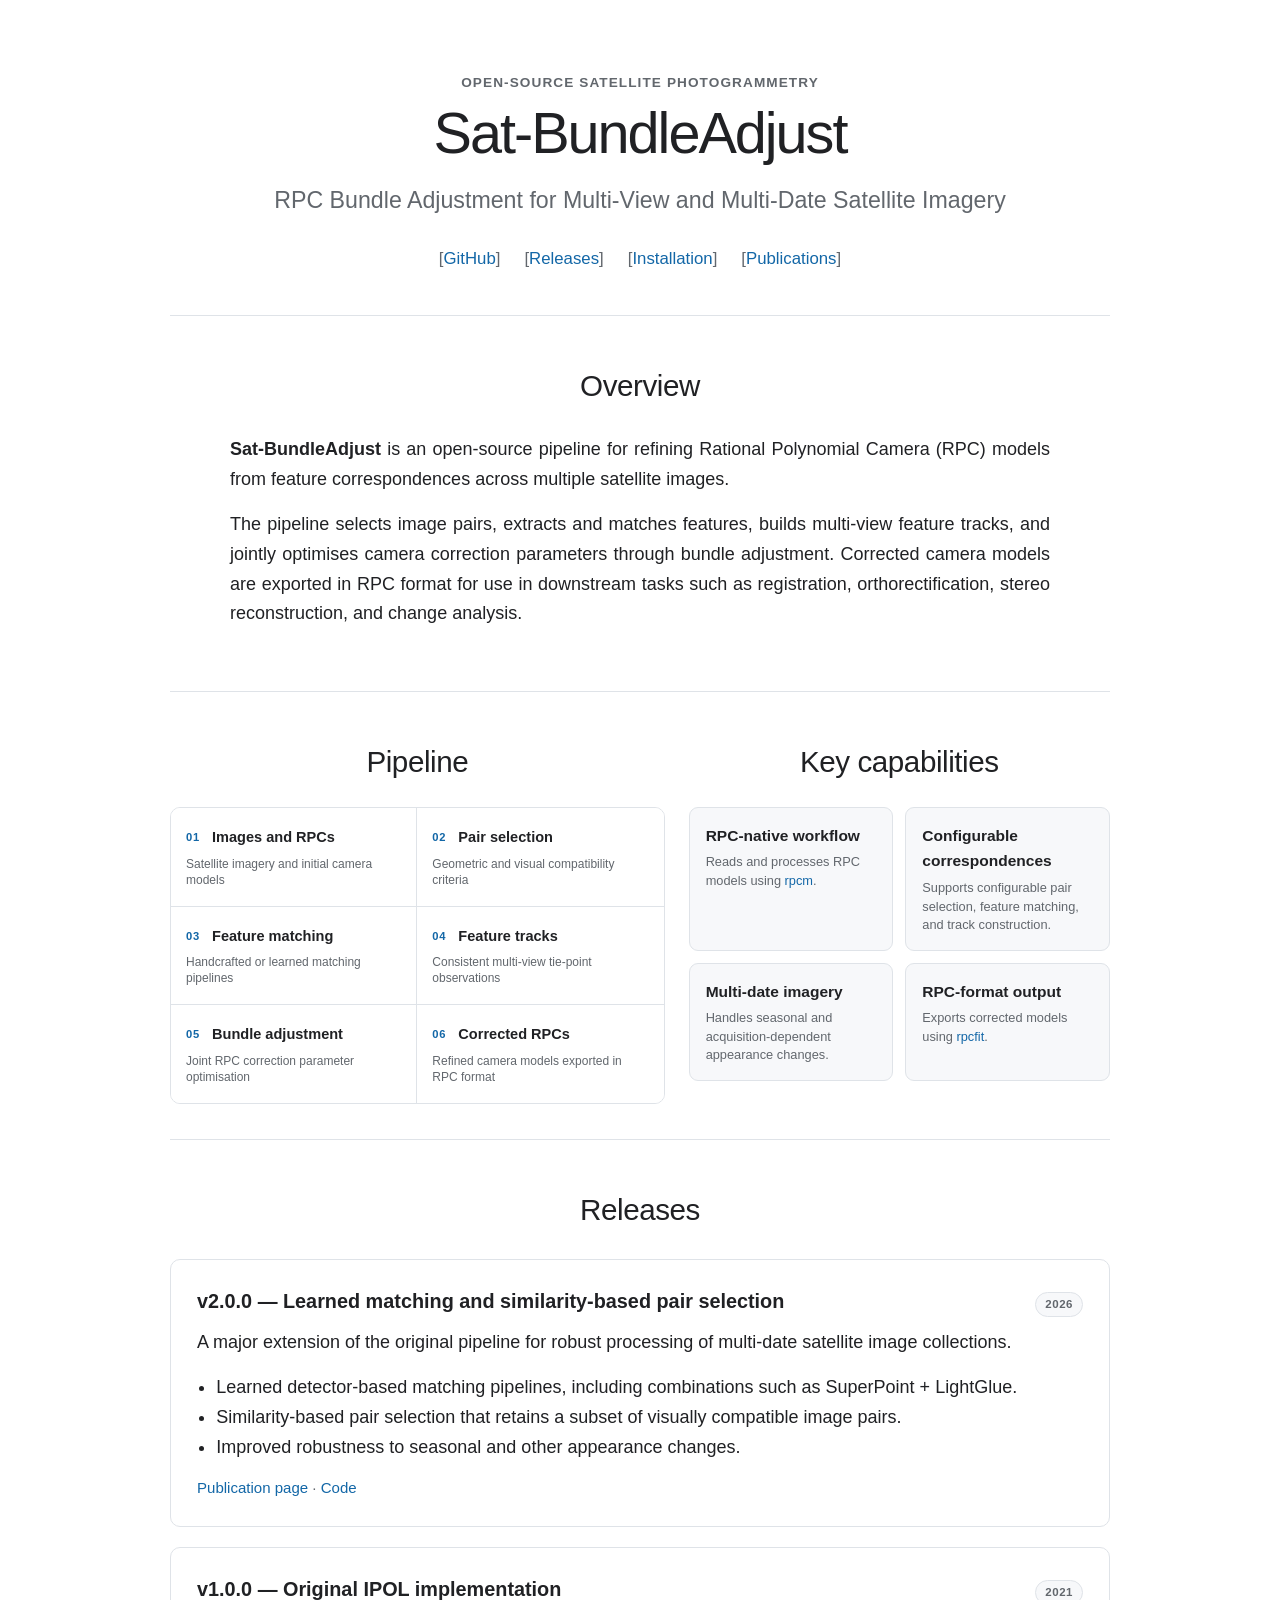
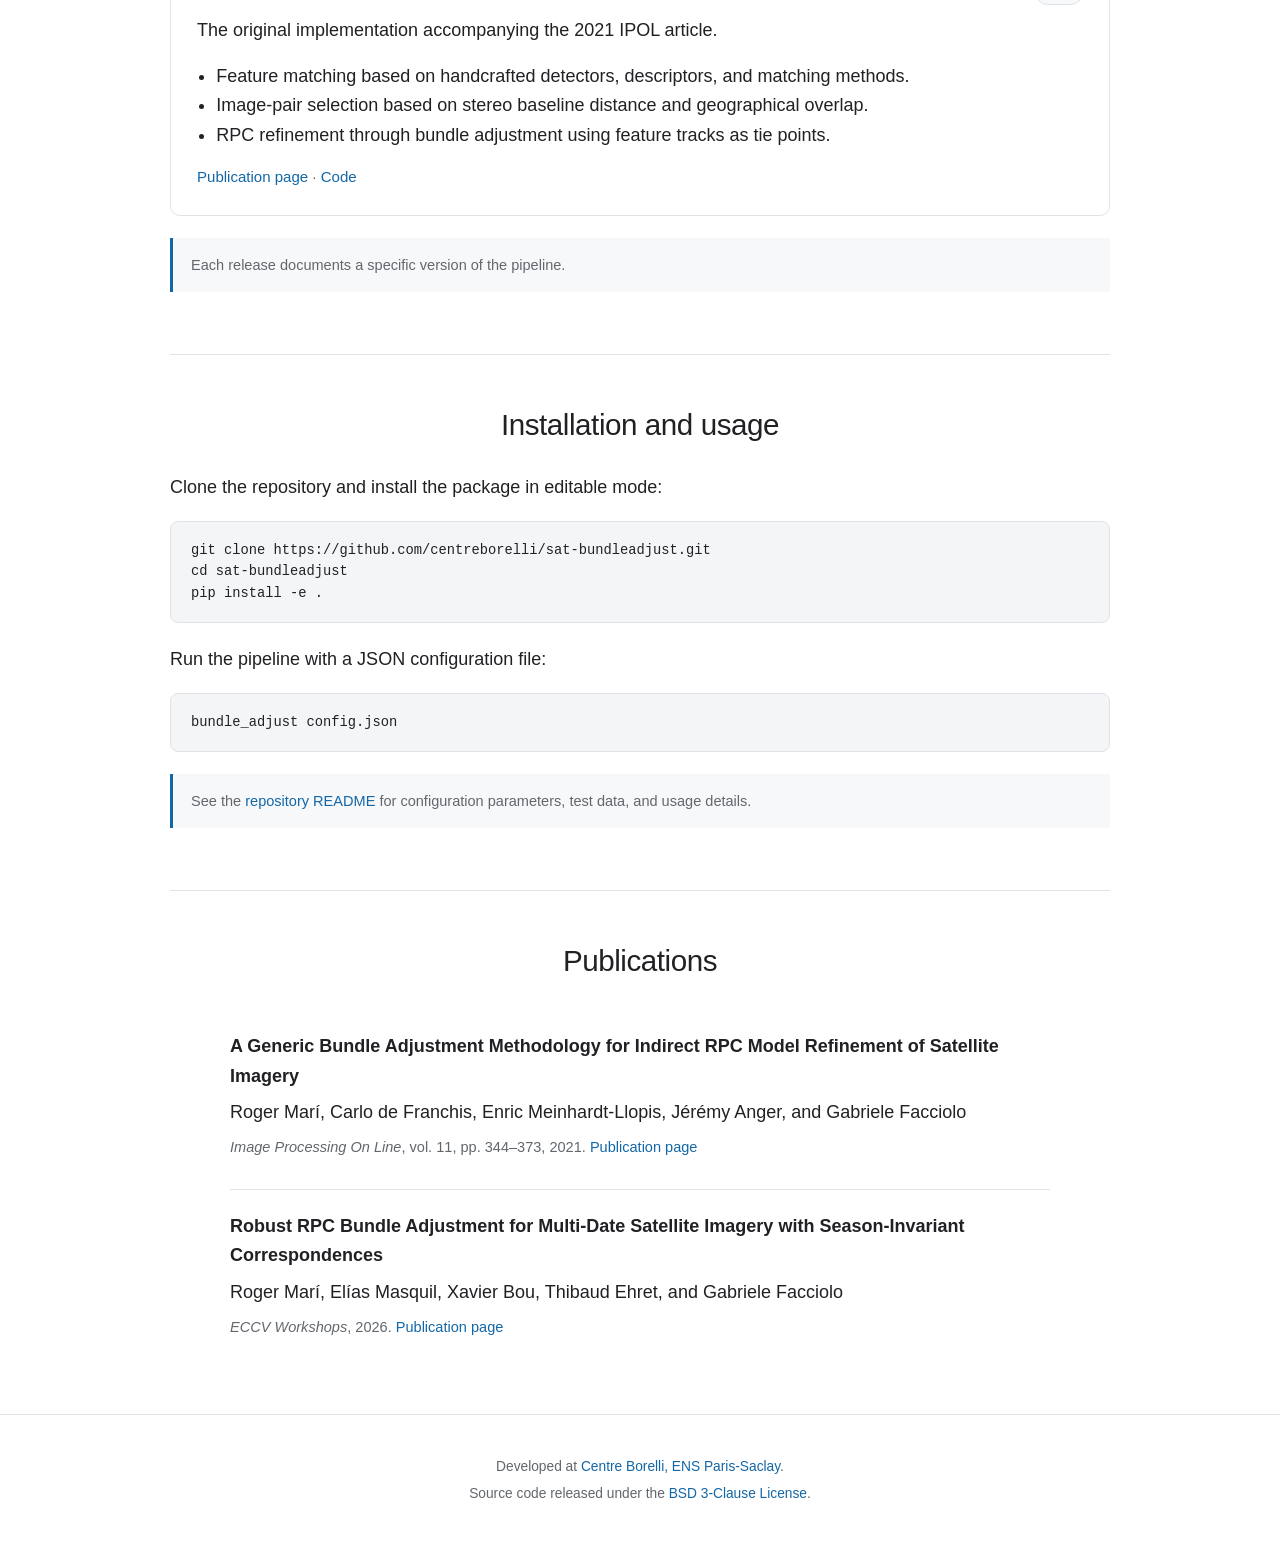
<file: docs/index.html>
<!DOCTYPE html>
<html lang="en">
<head>
  <meta charset="utf-8">
  <meta name="viewport" content="width=device-width, initial-scale=1">

  <title>Sat-BundleAdjust</title>
  <meta name="description" content="An open-source RPC bundle adjustment pipeline for multi-view and multi-date satellite imagery.">
  <meta name="theme-color" content="#ffffff">

  <!-- Update this URL after enabling GitHub Pages. -->
  <link rel="canonical" href="https://centreborelli.github.io/sat-bundleadjust/">

  <!-- Social sharing metadata. Add an og:image later if you create a teaser image. -->
  <meta property="og:type" content="website">
  <meta property="og:title" content="Sat-BundleAdjust">
  <meta property="og:description" content="RPC bundle adjustment for multi-view and multi-date satellite imagery.">
  <meta property="og:url" content="https://centreborelli.github.io/sat-bundleadjust/">

  <style>
    :root {
      --background: #ffffff;
      --surface: #f7f8fa;
      --text: #202124;
      --muted: #62676d;
      --accent: #1367a7;
      --accent-hover: #0d4f82;
      --border: #dfe3e8;
      --code-background: #f4f5f7;
      --max-width: 940px;
    }

    * {
      box-sizing: border-box;
    }

    html {
      scroll-behavior: smooth;
    }

    body {
      margin: 0;
      background: var(--background);
      color: var(--text);
      font-family:
        "Helvetica Neue",
        Helvetica,
        Arial,
        system-ui,
        -apple-system,
        sans-serif;
      font-size: 18px;
      font-weight: 300;
      line-height: 1.65;
    }

    a {
      color: var(--accent);
      text-decoration: none;
    }

    a:hover,
    a:focus-visible {
      color: var(--accent-hover);
      text-decoration: underline;
    }

    a:focus-visible {
      outline: 2px solid var(--accent);
      outline-offset: 3px;
      border-radius: 2px;
    }

    .container {
      width: min(calc(100% - 40px), var(--max-width));
      margin: 0 auto;
    }

    header {
      padding: 72px 0 42px;
      text-align: center;
    }

    .eyebrow {
      margin: 0 0 8px;
      color: var(--muted);
      font-size: 0.85rem;
      font-weight: 600;
      letter-spacing: 0.08em;
      text-transform: uppercase;
    }

    h1 {
      margin: 0;
      font-size: clamp(2.25rem, 7vw, 3.6rem);
      font-weight: 400;
      letter-spacing: -0.035em;
      line-height: 1.1;
    }

    .tagline {
      max-width: 760px;
      margin: 18px auto 0;
      color: var(--muted);
      font-size: clamp(1.15rem, 3vw, 1.45rem);
      line-height: 1.45;
    }

    .header-links {
      display: flex;
      flex-wrap: wrap;
      justify-content: center;
      gap: 8px 24px;
      margin-top: 28px;
      font-size: 1.05rem;
      font-weight: 400;
    }

    .header-links a::before {
      content: "[";
      color: var(--muted);
    }

    .header-links a::after {
      content: "]";
      color: var(--muted);
    }

    main section {
      padding: 46px 0;
      border-top: 1px solid var(--border);
    }

    h2 {
      margin: 0 0 24px;
      text-align: center;
      font-size: 1.85rem;
      font-weight: 400;
      letter-spacing: -0.015em;
    }

    h3 {
      margin: 0 0 8px;
      font-size: 1.17rem;
      font-weight: 600;
    }

    p {
      margin: 0 0 1rem;
    }

    .lead {
      max-width: 820px;
      margin-inline: auto;
      text-align: justify;
    }

    .workflow-grid {
      display: grid;
      grid-template-columns: 1.08fr 0.92fr;
      gap: 24px;
      align-items: stretch;
    }

    .workflow-panel {
      min-width: 0;
    }

    .workflow-panel h2 {
      margin-bottom: 20px;
    }

    .pipeline {
      display: grid;
      grid-template-columns: repeat(2, minmax(0, 1fr));
      height: calc(100% - 58px);
      border: 1px solid var(--border);
      border-radius: 10px;
      overflow: hidden;
      background: var(--background);
    }

    .pipeline-step {
      min-height: 0;
      padding: 14px 15px;
      background: var(--background);
    }

    .pipeline-step:nth-child(odd) {
      border-right: 1px solid var(--border);
    }

    .pipeline-step:nth-child(-n + 4) {
      border-bottom: 1px solid var(--border);
    }

    .step-number {
      display: inline-block;
      margin-right: 7px;
      color: var(--accent);
      font-size: 0.7rem;
      font-weight: 700;
      letter-spacing: 0.07em;
      vertical-align: 0.08em;
    }

    .pipeline-step strong {
      font-size: 0.91rem;
      font-weight: 600;
      line-height: 1.3;
    }

    .pipeline-step span:last-child {
      display: block;
      margin-top: 4px;
      color: var(--muted);
      font-size: 0.75rem;
      line-height: 1.35;
    }

    .feature-grid {
      display: grid;
      grid-template-columns: repeat(2, minmax(0, 1fr));
      gap: 12px;
    }

    .feature {
      padding: 15px 16px;
      border: 1px solid var(--border);
      border-radius: 9px;
      background: var(--surface);
    }

    .feature h3 {
      margin-bottom: 5px;
      font-size: 0.97rem;
    }

    .feature p {
      margin: 0;
      color: var(--muted);
      font-size: 0.8rem;
      line-height: 1.45;
    }

    .release-list {
      display: grid;
      gap: 20px;
    }

    .release {
      padding: 25px 26px;
      border: 1px solid var(--border);
      border-radius: 10px;
      background: var(--background);
    }

    .release-header {
      display: flex;
      flex-wrap: wrap;
      align-items: baseline;
      justify-content: space-between;
      gap: 8px 20px;
      margin-bottom: 10px;
    }

    .release-title {
      margin: 0;
      font-size: 1.24rem;
      font-weight: 600;
    }

    .badge {
      display: inline-block;
      padding: 2px 9px;
      border: 1px solid var(--border);
      border-radius: 999px;
      color: var(--muted);
      background: var(--surface);
      font-size: 0.72rem;
      font-weight: 650;
      letter-spacing: 0.045em;
      text-transform: uppercase;
    }

    .release ul {
      margin: 12px 0 14px;
      padding-left: 1.2rem;
    }

    .release-links {
      margin: 0;
      font-size: 0.94rem;
      font-weight: 500;
    }

    .release-links a + a::before {
      content: " · ";
      color: var(--muted);
      text-decoration: none;
    }

    .note {
      margin-top: 22px;
      padding: 15px 18px;
      border-left: 3px solid var(--accent);
      background: var(--surface);
      color: var(--muted);
      font-size: 0.91rem;
    }

    pre {
      margin: 18px 0 0;
      padding: 18px 20px;
      overflow-x: auto;
      border: 1px solid var(--border);
      border-radius: 8px;
      background: var(--code-background);
      font: 0.86rem/1.55
        ui-monospace,
        SFMono-Regular,
        Menlo,
        Monaco,
        Consolas,
        "Liberation Mono",
        monospace;
    }

    code {
      font-family:
        ui-monospace,
        SFMono-Regular,
        Menlo,
        Monaco,
        Consolas,
        "Liberation Mono",
        monospace;
    }

    .publication {
      max-width: 820px;
      margin: 0 auto;
      padding: 22px 0;
    }

    .publication + .publication {
      border-top: 1px solid var(--border);
    }

    .publication-title {
      font-weight: 600;
    }

    .publication p {
      margin-bottom: 0.45rem;
    }

    .publication .meta {
      color: var(--muted);
      font-size: 0.91rem;
    }

    footer {
      padding: 36px 0 52px;
      border-top: 1px solid var(--border);
      color: var(--muted);
      text-align: center;
      font-size: 0.86rem;
    }

    footer p {
      margin: 0.3rem 0;
    }

    @media (max-width: 860px) {
      .workflow-grid {
        grid-template-columns: 1fr;
        gap: 42px;
      }

      .pipeline {
        height: auto;
        grid-template-columns: repeat(3, minmax(0, 1fr));
      }

      .pipeline-step:nth-child(odd) {
        border-right: 0;
      }

      .pipeline-step:not(:nth-child(3n)) {
        border-right: 1px solid var(--border);
      }

      .pipeline-step:nth-child(-n + 3) {
        border-bottom: 1px solid var(--border);
      }

      .pipeline-step:nth-child(4) {
        border-bottom: 0;
      }
    }

    @media (max-width: 620px) {
      body {
        font-size: 16px;
      }

      header {
        padding-top: 52px;
      }

      main section {
        padding: 38px 0;
      }

      .feature-grid {
        grid-template-columns: 1fr;
      }

      .pipeline {
        grid-template-columns: 1fr;
      }

      .pipeline-step,
      .pipeline-step:nth-child(odd),
      .pipeline-step:not(:nth-child(3n)) {
        border-right: 0;
        border-bottom: 1px solid var(--border);
      }

      .pipeline-step:last-child {
        border-bottom: 0;
      }

      .lead {
        text-align: left;
      }
    }
  </style>
</head>

<body>
  <header class="container">
    <p class="eyebrow">Open-source satellite photogrammetry</p>
    <h1>Sat-BundleAdjust</h1>
    <p class="tagline">
      RPC Bundle Adjustment for Multi-View and Multi-Date Satellite Imagery
    </p>

    <nav class="header-links" aria-label="Project links">
      <a href="https://github.com/centreborelli/sat-bundleadjust">GitHub</a>
      <a href="https://github.com/centreborelli/sat-bundleadjust/releases">Releases</a>
      <a href="#installation">Installation</a>
      <a href="#publications">Publications</a>
    </nav>
  </header>

  <main class="container">
    <section id="overview">
      <h2>Overview</h2>
      <div class="lead">
        <p>
          <strong>Sat-BundleAdjust</strong> is an open-source pipeline for refining
          Rational Polynomial Camera (RPC) models from feature correspondences
          across multiple satellite images.
        </p>
        <p>
          The pipeline selects image pairs, extracts and matches features,
          builds multi-view feature tracks, and jointly optimises camera
          correction parameters through bundle adjustment. Corrected camera
          models are exported in RPC format for use in downstream tasks such as
          registration, orthorectification, stereo reconstruction, and change
          analysis.
        </p>
      </div>
    </section>

    <section aria-label="Pipeline and key capabilities">
      <div class="workflow-grid">
        <article id="pipeline" class="workflow-panel">
          <h2>Pipeline</h2>

          <div class="pipeline" role="list" aria-label="Sat-BundleAdjust processing pipeline">
            <div class="pipeline-step" role="listitem">
              <span class="step-number">01</span>
              <strong>Images and RPCs</strong>
              <span>Satellite imagery and initial camera models</span>
            </div>
            <div class="pipeline-step" role="listitem">
              <span class="step-number">02</span>
              <strong>Pair selection</strong>
              <span>Geometric and visual compatibility criteria</span>
            </div>
            <div class="pipeline-step" role="listitem">
              <span class="step-number">03</span>
              <strong>Feature matching</strong>
              <span>Handcrafted or learned matching pipelines</span>
            </div>
            <div class="pipeline-step" role="listitem">
              <span class="step-number">04</span>
              <strong>Feature tracks</strong>
              <span>Consistent multi-view tie-point observations</span>
            </div>
            <div class="pipeline-step" role="listitem">
              <span class="step-number">05</span>
              <strong>Bundle adjustment</strong>
              <span>Joint RPC correction parameter optimisation</span>
            </div>
            <div class="pipeline-step" role="listitem">
              <span class="step-number">06</span>
              <strong>Corrected RPCs</strong>
              <span>Refined camera models exported in RPC format</span>
            </div>
          </div>
        </article>

        <article id="capabilities" class="workflow-panel">
          <h2>Key capabilities</h2>

          <div class="feature-grid">
            <article class="feature">
              <h3>RPC-native workflow</h3>
              <p>
                Reads and processes RPC models using
                <a href="https://github.com/centreborelli/rpcm">rpcm</a>.
              </p>
            </article>

            <article class="feature">
              <h3>Configurable correspondences</h3>
              <p>
                Supports configurable pair selection, feature matching, and
                track construction.
              </p>
            </article>

            <article class="feature">
              <h3>Multi-date imagery</h3>
              <p>
                Handles seasonal and acquisition-dependent appearance changes.
              </p>
            </article>

            <article class="feature">
              <h3>RPC-format output</h3>
              <p>
                Exports corrected models using
                <a href="https://github.com/centreborelli/rpcfit">rpcfit</a>.
              </p>
            </article>
          </div>
        </article>
      </div>
    </section>

    <section id="releases">
      <h2>Releases</h2>

      <div class="release-list">
        <article class="release">
          <div class="release-header">
            <h3 class="release-title">v2.0.0 — Learned matching and similarity-based pair selection</h3>
            <span class="badge">2026</span>
          </div>

          <p>
            A major extension of the original pipeline for robust processing of
            multi-date satellite image collections.
          </p>

          <ul>
            <li>
              Learned detector-based matching pipelines, including combinations
              such as SuperPoint + LightGlue.
            </li>
            <li>
              Similarity-based pair selection that retains a subset of visually
              compatible image pairs.
            </li>
            <li>
              Improved robustness to seasonal and other appearance changes.
            </li>
          </ul>

          <p class="release-links">
            <a href="./v2/">Publication page</a>
            <a href="https://github.com/centreborelli/sat-bundleadjust/releases/tag/v2.0.0">Code</a>
          </p>
        </article>

        <article class="release">
          <div class="release-header">
            <h3 class="release-title">v1.0.0 — Original IPOL implementation</h3>
            <span class="badge">2021</span>
          </div>

          <p>
            The original implementation accompanying the 2021 IPOL article.
          </p>

          <ul>
            <li>
              Feature matching based on handcrafted detectors, descriptors, and
              matching methods.
            </li>
            <li>
              Image-pair selection based on stereo baseline distance and
              geographical overlap.
            </li>
            <li>
              RPC refinement through bundle adjustment using feature tracks as
              tie points.
            </li>
          </ul>

          <p class="release-links">
            <a href="./v1/">Publication page</a>
            <a href="https://github.com/centreborelli/sat-bundleadjust/releases/tag/v1.0.0">Code</a>
          </p>
        </article>

        <!--
          Future release template:

          <article class="release">
            <div class="release-header">
              <h3 class="release-title">v3.0.0 — Release title</h3>
              <span class="badge">Year</span>
            </div>
            <p>One-sentence summary.</p>
            <ul>
              <li>Main change.</li>
              <li>Main change.</li>
            </ul>
            <p class="release-links">
              <a href="RELEASE_URL">Release</a>
              <a href="ARTICLE_URL">Methodology article</a>
            </p>
          </article>
        -->
      </div>

      <p class="note">
        Each release documents a specific version of the pipeline.
      </p>
    </section>

    <section id="installation">
      <h2>Installation and usage</h2>

      <p>
        Clone the repository and install the package in editable mode:
      </p>

      <pre><code>git clone https://github.com/centreborelli/sat-bundleadjust.git
cd sat-bundleadjust
pip install -e .</code></pre>

      <p style="margin-top: 22px;">
        Run the pipeline with a JSON configuration file:
      </p>

      <pre><code>bundle_adjust config.json</code></pre>

      <p class="note">
        See the <a href="https://github.com/centreborelli/sat-bundleadjust#readme">repository README</a>
        for configuration parameters, test data, and usage details.
      </p>
    </section>

    <section id="publications">
      <h2>Publications</h2>

      <article class="publication">
        <p class="publication-title">
          A Generic Bundle Adjustment Methodology for Indirect RPC Model
          Refinement of Satellite Imagery
        </p>
        <p>
          Roger Marí, Carlo de Franchis, Enric Meinhardt-Llopis,
          Jérémy Anger, and Gabriele Facciolo
        </p>
        <p class="meta">
          <em>Image Processing On Line</em>, vol. 11, pp. 344–373, 2021.
          <a href="./v1/">Publication page</a>
        </p>
      </article>

      <article class="publication">
        <p class="publication-title">
          Robust RPC Bundle Adjustment for Multi-Date Satellite Imagery with
          Season-Invariant Correspondences
        </p>
        <p>
          Roger Marí, Elías Masquil, Xavier Bou,
          Thibaud Ehret, and Gabriele Facciolo
        </p>
        <p class="meta">
          <em>ECCV Workshops</em>, 2026. <a href="./v2/">Publication page</a>
        </p>
      </article>
    </section>
  </main>

  <footer>
    <div class="container">
      <p>
        Developed at
        <a href="https://centreborelli.ens-paris-saclay.fr/">Centre Borelli, ENS Paris-Saclay</a>.
      </p>
      <p>
        Source code released under the
        <a href="https://github.com/centreborelli/sat-bundleadjust/blob/master/LICENSE">BSD 3-Clause License</a>.
      </p>
    </div>
  </footer>
</body>
</html>
</file>
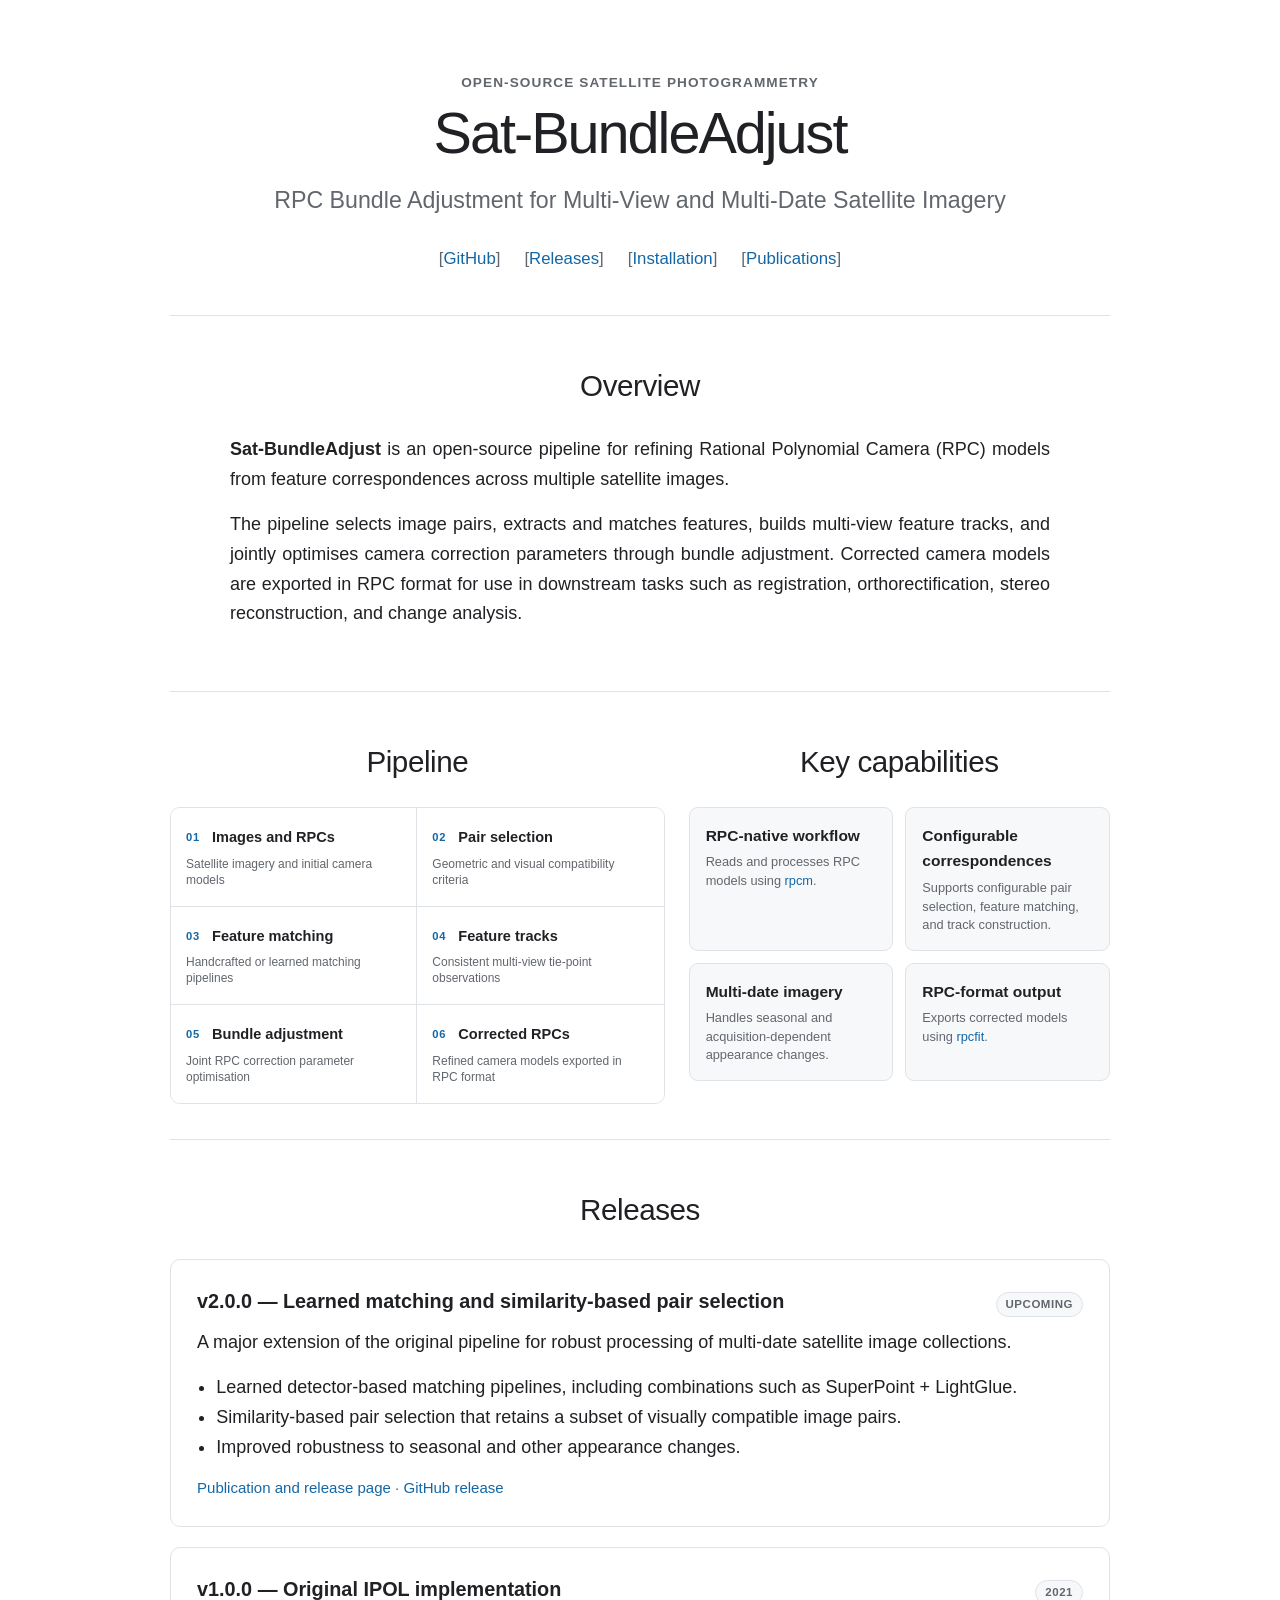
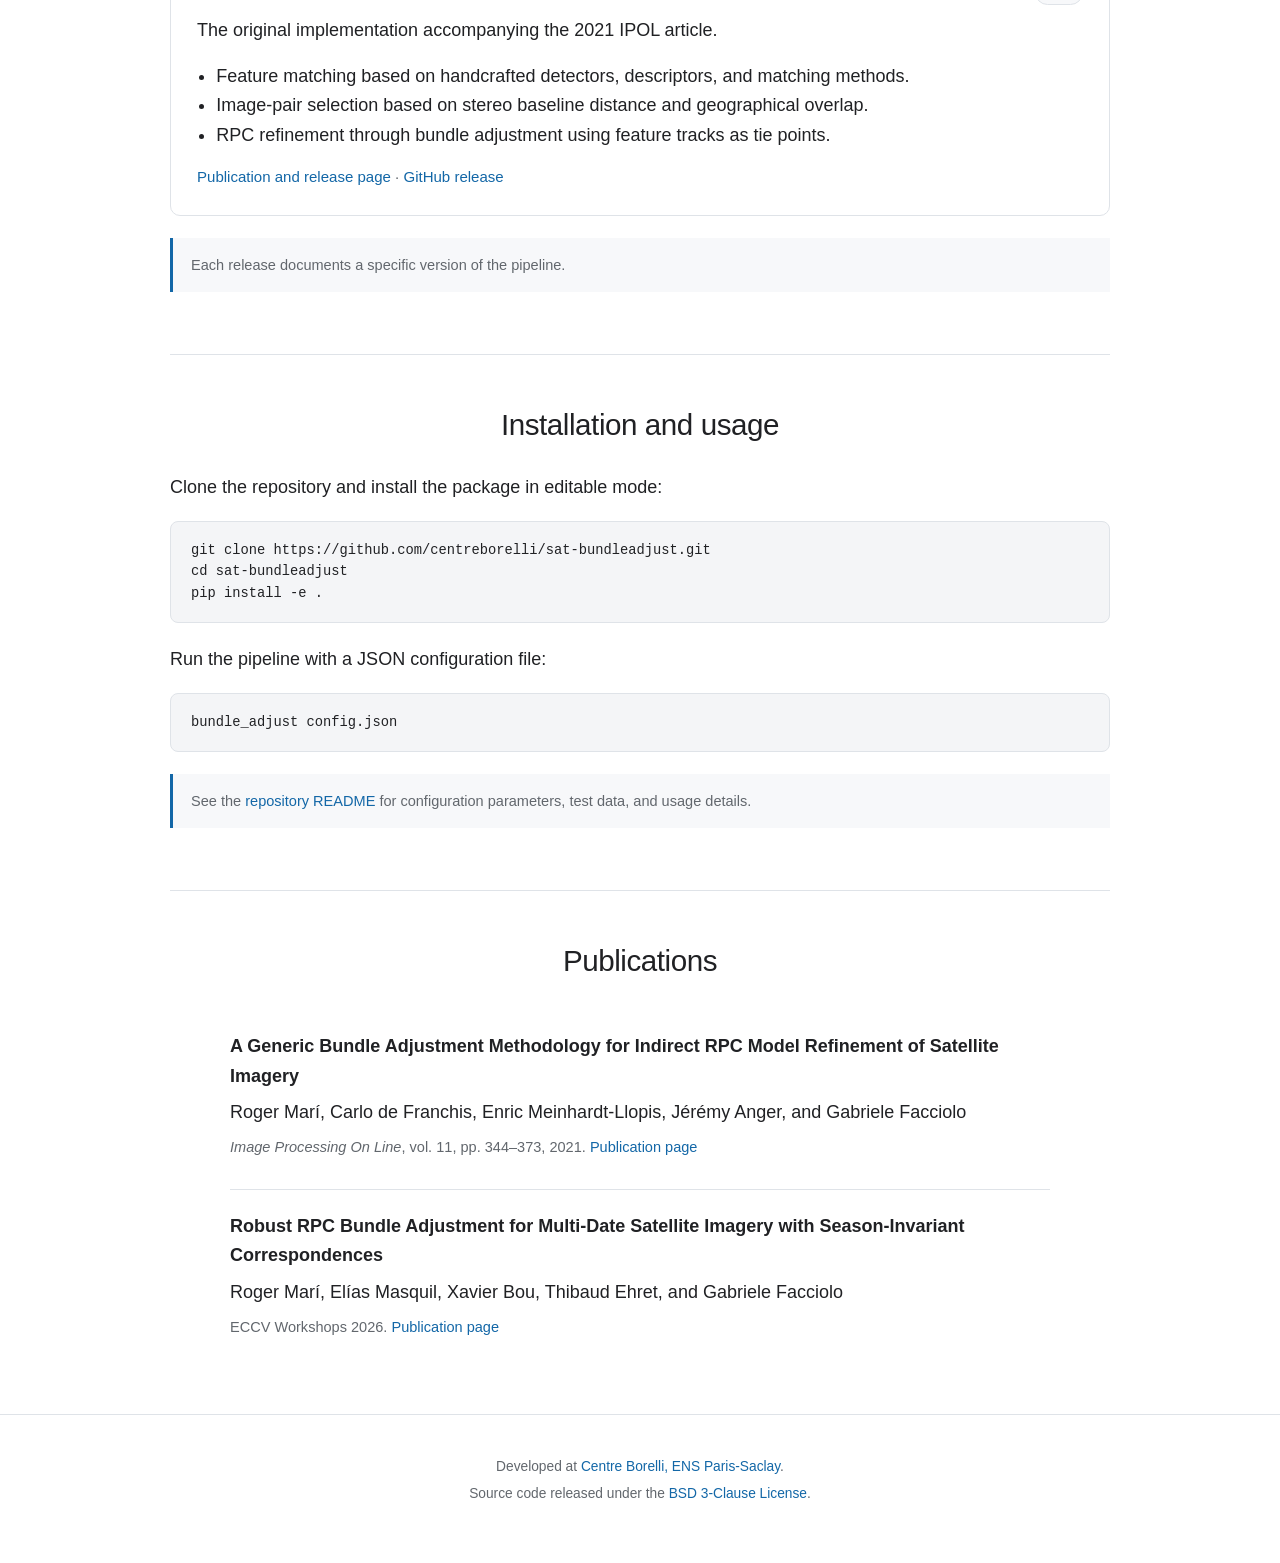
<file: web/index.html>
<!DOCTYPE html>
<html lang="en">
<head>
  <meta charset="utf-8">
  <meta name="viewport" content="width=device-width, initial-scale=1">

  <title>Sat-BundleAdjust</title>
  <meta name="description" content="An open-source RPC bundle adjustment pipeline for multi-view and multi-date satellite imagery.">
  <meta name="theme-color" content="#ffffff">

  <!-- Update this URL after enabling GitHub Pages. -->
  <link rel="canonical" href="https://centreborelli.github.io/sat-bundleadjust/">

  <!-- Social sharing metadata. Add an og:image later if you create a teaser image. -->
  <meta property="og:type" content="website">
  <meta property="og:title" content="Sat-BundleAdjust">
  <meta property="og:description" content="RPC bundle adjustment for multi-view and multi-date satellite imagery.">
  <meta property="og:url" content="https://centreborelli.github.io/sat-bundleadjust/">

  <style>
    :root {
      --background: #ffffff;
      --surface: #f7f8fa;
      --text: #202124;
      --muted: #62676d;
      --accent: #1367a7;
      --accent-hover: #0d4f82;
      --border: #dfe3e8;
      --code-background: #f4f5f7;
      --max-width: 940px;
    }

    * {
      box-sizing: border-box;
    }

    html {
      scroll-behavior: smooth;
    }

    body {
      margin: 0;
      background: var(--background);
      color: var(--text);
      font-family:
        "Helvetica Neue",
        Helvetica,
        Arial,
        system-ui,
        -apple-system,
        sans-serif;
      font-size: 18px;
      font-weight: 300;
      line-height: 1.65;
    }

    a {
      color: var(--accent);
      text-decoration: none;
    }

    a:hover,
    a:focus-visible {
      color: var(--accent-hover);
      text-decoration: underline;
    }

    a:focus-visible {
      outline: 2px solid var(--accent);
      outline-offset: 3px;
      border-radius: 2px;
    }

    .container {
      width: min(calc(100% - 40px), var(--max-width));
      margin: 0 auto;
    }

    header {
      padding: 72px 0 42px;
      text-align: center;
    }

    .eyebrow {
      margin: 0 0 8px;
      color: var(--muted);
      font-size: 0.85rem;
      font-weight: 600;
      letter-spacing: 0.08em;
      text-transform: uppercase;
    }

    h1 {
      margin: 0;
      font-size: clamp(2.25rem, 7vw, 3.6rem);
      font-weight: 400;
      letter-spacing: -0.035em;
      line-height: 1.1;
    }

    .tagline {
      max-width: 760px;
      margin: 18px auto 0;
      color: var(--muted);
      font-size: clamp(1.15rem, 3vw, 1.45rem);
      line-height: 1.45;
    }

    .header-links {
      display: flex;
      flex-wrap: wrap;
      justify-content: center;
      gap: 8px 24px;
      margin-top: 28px;
      font-size: 1.05rem;
      font-weight: 400;
    }

    .header-links a::before {
      content: "[";
      color: var(--muted);
    }

    .header-links a::after {
      content: "]";
      color: var(--muted);
    }

    main section {
      padding: 46px 0;
      border-top: 1px solid var(--border);
    }

    h2 {
      margin: 0 0 24px;
      text-align: center;
      font-size: 1.85rem;
      font-weight: 400;
      letter-spacing: -0.015em;
    }

    h3 {
      margin: 0 0 8px;
      font-size: 1.17rem;
      font-weight: 600;
    }

    p {
      margin: 0 0 1rem;
    }

    .lead {
      max-width: 820px;
      margin-inline: auto;
      text-align: justify;
    }

    .workflow-grid {
      display: grid;
      grid-template-columns: 1.08fr 0.92fr;
      gap: 24px;
      align-items: stretch;
    }

    .workflow-panel {
      min-width: 0;
    }

    .workflow-panel h2 {
      margin-bottom: 20px;
    }

    .pipeline {
      display: grid;
      grid-template-columns: repeat(2, minmax(0, 1fr));
      height: calc(100% - 58px);
      border: 1px solid var(--border);
      border-radius: 10px;
      overflow: hidden;
      background: var(--background);
    }

    .pipeline-step {
      min-height: 0;
      padding: 14px 15px;
      background: var(--background);
    }

    .pipeline-step:nth-child(odd) {
      border-right: 1px solid var(--border);
    }

    .pipeline-step:nth-child(-n + 4) {
      border-bottom: 1px solid var(--border);
    }

    .step-number {
      display: inline-block;
      margin-right: 7px;
      color: var(--accent);
      font-size: 0.7rem;
      font-weight: 700;
      letter-spacing: 0.07em;
      vertical-align: 0.08em;
    }

    .pipeline-step strong {
      font-size: 0.91rem;
      font-weight: 600;
      line-height: 1.3;
    }

    .pipeline-step span:last-child {
      display: block;
      margin-top: 4px;
      color: var(--muted);
      font-size: 0.75rem;
      line-height: 1.35;
    }

    .feature-grid {
      display: grid;
      grid-template-columns: repeat(2, minmax(0, 1fr));
      gap: 12px;
    }

    .feature {
      padding: 15px 16px;
      border: 1px solid var(--border);
      border-radius: 9px;
      background: var(--surface);
    }

    .feature h3 {
      margin-bottom: 5px;
      font-size: 0.97rem;
    }

    .feature p {
      margin: 0;
      color: var(--muted);
      font-size: 0.8rem;
      line-height: 1.45;
    }

    .release-list {
      display: grid;
      gap: 20px;
    }

    .release {
      padding: 25px 26px;
      border: 1px solid var(--border);
      border-radius: 10px;
      background: var(--background);
    }

    .release-header {
      display: flex;
      flex-wrap: wrap;
      align-items: baseline;
      justify-content: space-between;
      gap: 8px 20px;
      margin-bottom: 10px;
    }

    .release-title {
      margin: 0;
      font-size: 1.24rem;
      font-weight: 600;
    }

    .badge {
      display: inline-block;
      padding: 2px 9px;
      border: 1px solid var(--border);
      border-radius: 999px;
      color: var(--muted);
      background: var(--surface);
      font-size: 0.72rem;
      font-weight: 650;
      letter-spacing: 0.045em;
      text-transform: uppercase;
    }

    .release ul {
      margin: 12px 0 14px;
      padding-left: 1.2rem;
    }

    .release-links {
      margin: 0;
      font-size: 0.94rem;
      font-weight: 500;
    }

    .release-links a + a::before {
      content: " · ";
      color: var(--muted);
      text-decoration: none;
    }

    .note {
      margin-top: 22px;
      padding: 15px 18px;
      border-left: 3px solid var(--accent);
      background: var(--surface);
      color: var(--muted);
      font-size: 0.91rem;
    }

    pre {
      margin: 18px 0 0;
      padding: 18px 20px;
      overflow-x: auto;
      border: 1px solid var(--border);
      border-radius: 8px;
      background: var(--code-background);
      font: 0.86rem/1.55
        ui-monospace,
        SFMono-Regular,
        Menlo,
        Monaco,
        Consolas,
        "Liberation Mono",
        monospace;
    }

    code {
      font-family:
        ui-monospace,
        SFMono-Regular,
        Menlo,
        Monaco,
        Consolas,
        "Liberation Mono",
        monospace;
    }

    .publication {
      max-width: 820px;
      margin: 0 auto;
      padding: 22px 0;
    }

    .publication + .publication {
      border-top: 1px solid var(--border);
    }

    .publication-title {
      font-weight: 600;
    }

    .publication p {
      margin-bottom: 0.45rem;
    }

    .publication .meta {
      color: var(--muted);
      font-size: 0.91rem;
    }

    footer {
      padding: 36px 0 52px;
      border-top: 1px solid var(--border);
      color: var(--muted);
      text-align: center;
      font-size: 0.86rem;
    }

    footer p {
      margin: 0.3rem 0;
    }

    @media (max-width: 860px) {
      .workflow-grid {
        grid-template-columns: 1fr;
        gap: 42px;
      }

      .pipeline {
        height: auto;
        grid-template-columns: repeat(3, minmax(0, 1fr));
      }

      .pipeline-step:nth-child(odd) {
        border-right: 0;
      }

      .pipeline-step:not(:nth-child(3n)) {
        border-right: 1px solid var(--border);
      }

      .pipeline-step:nth-child(-n + 3) {
        border-bottom: 1px solid var(--border);
      }

      .pipeline-step:nth-child(4) {
        border-bottom: 0;
      }
    }

    @media (max-width: 620px) {
      body {
        font-size: 16px;
      }

      header {
        padding-top: 52px;
      }

      main section {
        padding: 38px 0;
      }

      .feature-grid {
        grid-template-columns: 1fr;
      }

      .pipeline {
        grid-template-columns: 1fr;
      }

      .pipeline-step,
      .pipeline-step:nth-child(odd),
      .pipeline-step:not(:nth-child(3n)) {
        border-right: 0;
        border-bottom: 1px solid var(--border);
      }

      .pipeline-step:last-child {
        border-bottom: 0;
      }

      .lead {
        text-align: left;
      }
    }
  </style>
</head>

<body>
  <header class="container">
    <p class="eyebrow">Open-source satellite photogrammetry</p>
    <h1>Sat-BundleAdjust</h1>
    <p class="tagline">
      RPC Bundle Adjustment for Multi-View and Multi-Date Satellite Imagery
    </p>

    <nav class="header-links" aria-label="Project links">
      <a href="https://github.com/centreborelli/sat-bundleadjust">GitHub</a>
      <a href="https://github.com/centreborelli/sat-bundleadjust/releases">Releases</a>
      <a href="#installation">Installation</a>
      <a href="#publications">Publications</a>
    </nav>
  </header>

  <main class="container">
    <section id="overview">
      <h2>Overview</h2>
      <div class="lead">
        <p>
          <strong>Sat-BundleAdjust</strong> is an open-source pipeline for refining
          Rational Polynomial Camera (RPC) models from feature correspondences
          across multiple satellite images.
        </p>
        <p>
          The pipeline selects image pairs, extracts and matches features,
          builds multi-view feature tracks, and jointly optimises camera
          correction parameters through bundle adjustment. Corrected camera
          models are exported in RPC format for use in downstream tasks such as
          registration, orthorectification, stereo reconstruction, and change
          analysis.
        </p>
      </div>
    </section>

    <section aria-label="Pipeline and key capabilities">
      <div class="workflow-grid">
        <article id="pipeline" class="workflow-panel">
          <h2>Pipeline</h2>

          <div class="pipeline" role="list" aria-label="Sat-BundleAdjust processing pipeline">
            <div class="pipeline-step" role="listitem">
              <span class="step-number">01</span>
              <strong>Images and RPCs</strong>
              <span>Satellite imagery and initial camera models</span>
            </div>
            <div class="pipeline-step" role="listitem">
              <span class="step-number">02</span>
              <strong>Pair selection</strong>
              <span>Geometric and visual compatibility criteria</span>
            </div>
            <div class="pipeline-step" role="listitem">
              <span class="step-number">03</span>
              <strong>Feature matching</strong>
              <span>Handcrafted or learned matching pipelines</span>
            </div>
            <div class="pipeline-step" role="listitem">
              <span class="step-number">04</span>
              <strong>Feature tracks</strong>
              <span>Consistent multi-view tie-point observations</span>
            </div>
            <div class="pipeline-step" role="listitem">
              <span class="step-number">05</span>
              <strong>Bundle adjustment</strong>
              <span>Joint RPC correction parameter optimisation</span>
            </div>
            <div class="pipeline-step" role="listitem">
              <span class="step-number">06</span>
              <strong>Corrected RPCs</strong>
              <span>Refined camera models exported in RPC format</span>
            </div>
          </div>
        </article>

        <article id="capabilities" class="workflow-panel">
          <h2>Key capabilities</h2>

          <div class="feature-grid">
            <article class="feature">
              <h3>RPC-native workflow</h3>
              <p>
                Reads and processes RPC models using
                <a href="https://github.com/centreborelli/rpcm">rpcm</a>.
              </p>
            </article>

            <article class="feature">
              <h3>Configurable correspondences</h3>
              <p>
                Supports configurable pair selection, feature matching, and
                track construction.
              </p>
            </article>

            <article class="feature">
              <h3>Multi-date imagery</h3>
              <p>
                Handles seasonal and acquisition-dependent appearance changes.
              </p>
            </article>

            <article class="feature">
              <h3>RPC-format output</h3>
              <p>
                Exports corrected models using
                <a href="https://github.com/centreborelli/rpcfit">rpcfit</a>.
              </p>
            </article>
          </div>
        </article>
      </div>
    </section>

    <section id="releases">
      <h2>Releases</h2>

      <div class="release-list">
        <article class="release">
          <div class="release-header">
            <h3 class="release-title">v2.0.0 — Learned matching and similarity-based pair selection</h3>
            <span class="badge">Upcoming</span>
          </div>

          <p>
            A major extension of the original pipeline for robust processing of
            multi-date satellite image collections.
          </p>

          <ul>
            <li>
              Learned detector-based matching pipelines, including combinations
              such as SuperPoint + LightGlue.
            </li>
            <li>
              Similarity-based pair selection that retains a subset of visually
              compatible image pairs.
            </li>
            <li>
              Improved robustness to seasonal and other appearance changes.
            </li>
          </ul>

          <p class="release-links">
            <a href="./v2/">Publication and release page</a>
            <a href="https://github.com/centreborelli/sat-bundleadjust/releases/tag/v2.0.0">GitHub release</a>
          </p>
        </article>

        <article class="release">
          <div class="release-header">
            <h3 class="release-title">v1.0.0 — Original IPOL implementation</h3>
            <span class="badge">2021</span>
          </div>

          <p>
            The original implementation accompanying the 2021 IPOL article.
          </p>

          <ul>
            <li>
              Feature matching based on handcrafted detectors, descriptors, and
              matching methods.
            </li>
            <li>
              Image-pair selection based on stereo baseline distance and
              geographical overlap.
            </li>
            <li>
              RPC refinement through bundle adjustment using feature tracks as
              tie points.
            </li>
          </ul>

          <p class="release-links">
            <a href="./v1/">Publication and release page</a>
            <a href="https://github.com/centreborelli/sat-bundleadjust/releases/tag/v1.0.0">GitHub release</a>
          </p>
        </article>

        <!--
          Future release template:

          <article class="release">
            <div class="release-header">
              <h3 class="release-title">v3.0.0 — Release title</h3>
              <span class="badge">Year</span>
            </div>
            <p>One-sentence summary.</p>
            <ul>
              <li>Main change.</li>
              <li>Main change.</li>
            </ul>
            <p class="release-links">
              <a href="RELEASE_URL">Release</a>
              <a href="ARTICLE_URL">Methodology article</a>
            </p>
          </article>
        -->
      </div>

      <p class="note">
        Each release documents a specific version of the pipeline.
      </p>
    </section>

    <section id="installation">
      <h2>Installation and usage</h2>

      <p>
        Clone the repository and install the package in editable mode:
      </p>

      <pre><code>git clone https://github.com/centreborelli/sat-bundleadjust.git
cd sat-bundleadjust
pip install -e .</code></pre>

      <p style="margin-top: 22px;">
        Run the pipeline with a JSON configuration file:
      </p>

      <pre><code>bundle_adjust config.json</code></pre>

      <p class="note">
        See the <a href="https://github.com/centreborelli/sat-bundleadjust#readme">repository README</a>
        for configuration parameters, test data, and usage details.
      </p>
    </section>

    <section id="publications">
      <h2>Publications</h2>

      <article class="publication">
        <p class="publication-title">
          A Generic Bundle Adjustment Methodology for Indirect RPC Model
          Refinement of Satellite Imagery
        </p>
        <p>
          Roger Marí, Carlo de Franchis, Enric Meinhardt-Llopis,
          Jérémy Anger, and Gabriele Facciolo
        </p>
        <p class="meta">
          <em>Image Processing On Line</em>, vol. 11, pp. 344–373, 2021.
          <a href="./v1/">Publication page</a>
        </p>
      </article>

      <article class="publication">
        <p class="publication-title">
          Robust RPC Bundle Adjustment for Multi-Date Satellite Imagery with
          Season-Invariant Correspondences
        </p>
        <p>
          Roger Marí, Elías Masquil, Xavier Bou,
          Thibaud Ehret, and Gabriele Facciolo
        </p>
        <p class="meta">
          ECCV Workshops 2026. <a href="./v2/">Publication page</a>
        </p>
      </article>
    </section>
  </main>

  <footer>
    <div class="container">
      <p>
        Developed at
        <a href="https://centreborelli.ens-paris-saclay.fr/">Centre Borelli, ENS Paris-Saclay</a>.
      </p>
      <p>
        Source code released under the
        <a href="https://github.com/centreborelli/sat-bundleadjust/blob/master/LICENSE">BSD 3-Clause License</a>.
      </p>
    </div>
  </footer>
</body>
</html>
</file>
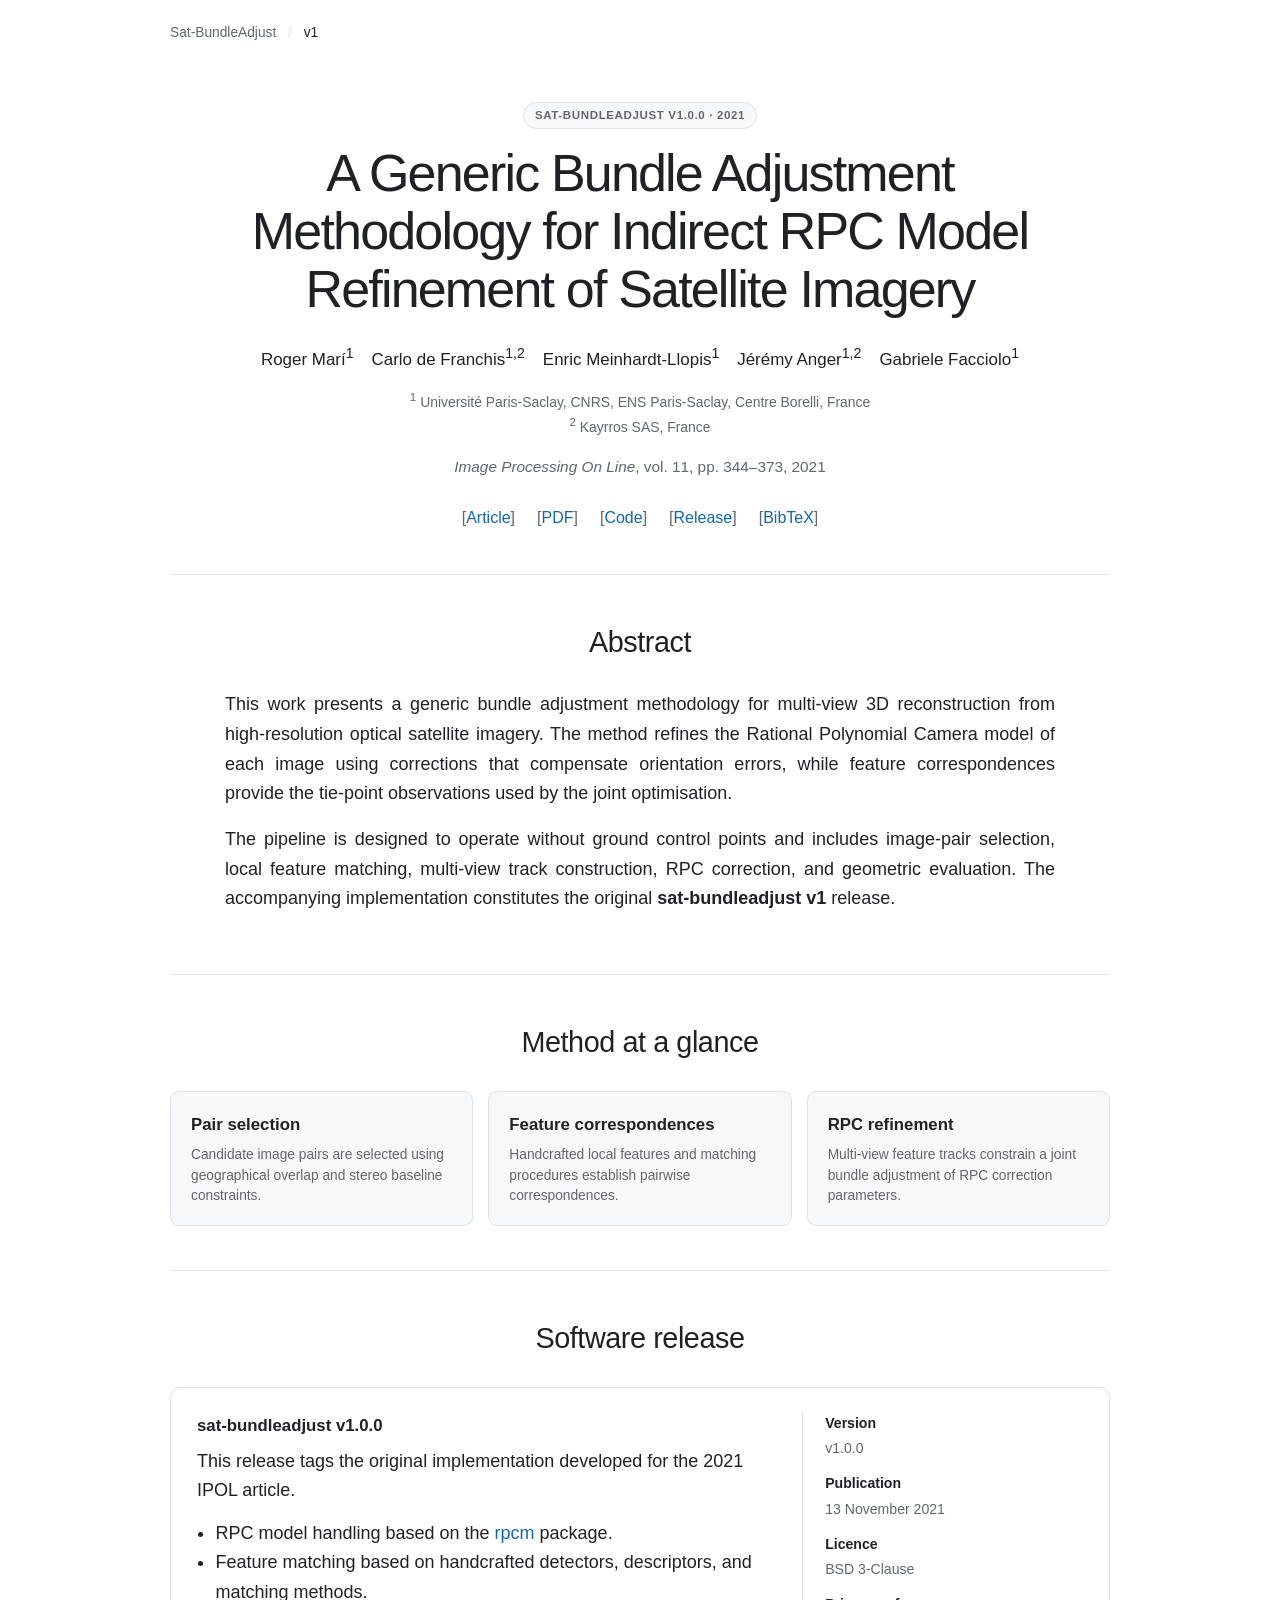
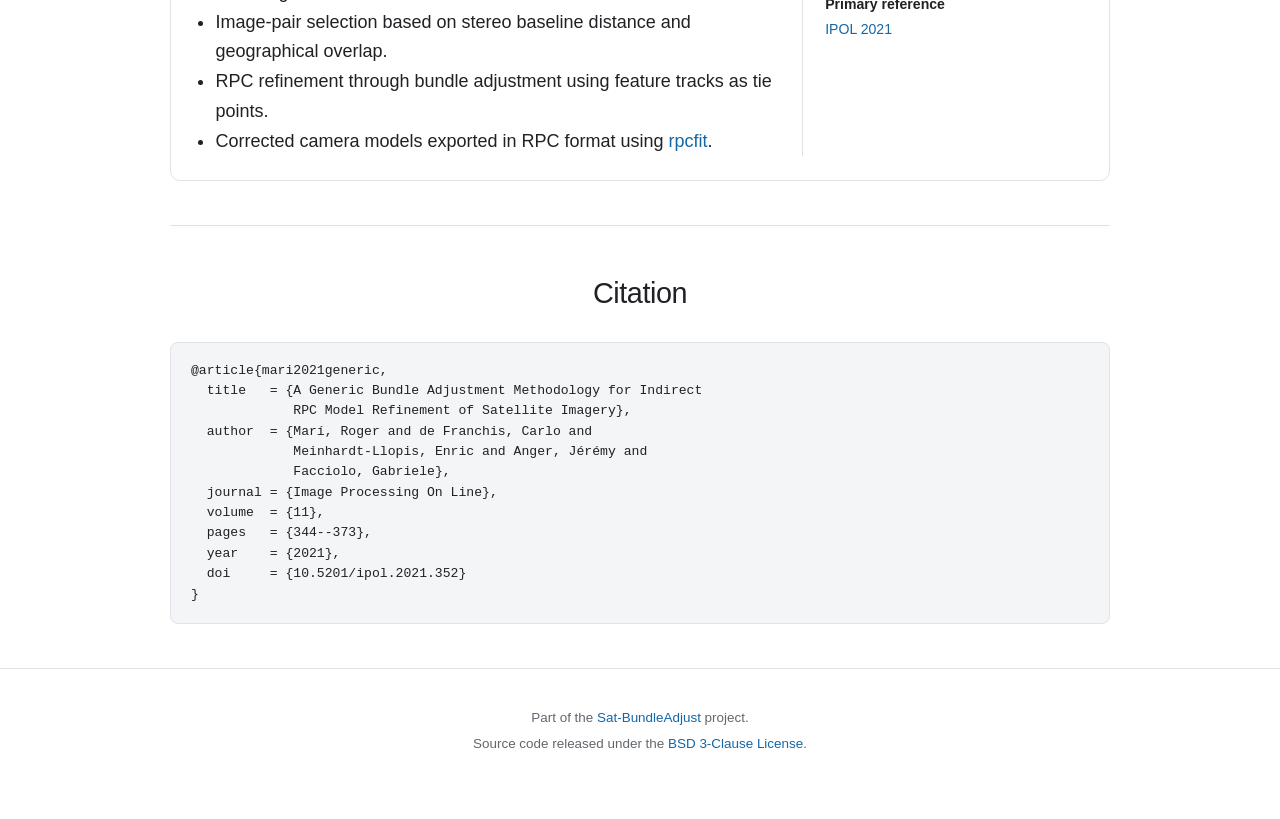
<file: docs/v1/index.html>
<!DOCTYPE html>
<html lang="en">
<head>
  <meta charset="utf-8">
  <meta name="viewport" content="width=device-width, initial-scale=1">

  <title>Sat-BundleAdjust v1 — Generic RPC Model Refinement</title>
  <meta name="description" content="Publication and release page for sat-bundleadjust v1.0.0 and the 2021 IPOL article on indirect RPC model refinement.">
  <meta name="theme-color" content="#ffffff">

  <link rel="canonical" href="https://centreborelli.github.io/sat-bundleadjust/v1/">
  <link rel="stylesheet" href="../assets/publication.css">

  <meta property="og:type" content="article">
  <meta property="og:title" content="A Generic Bundle Adjustment Methodology for Indirect RPC Model Refinement of Satellite Imagery">
  <meta property="og:description" content="Publication and release page for sat-bundleadjust v1.0.0.">
  <meta property="og:url" content="https://centreborelli.github.io/sat-bundleadjust/v1/">
</head>

<body>
  <nav class="site-nav container" aria-label="Breadcrumb">
    <a href="../">Sat-BundleAdjust</a>
    <span class="separator">/</span>
    <span>v1</span>
  </nav>

  <header class="container">
    <span class="version">sat-bundleadjust v1.0.0 · 2021</span>

    <h1>
      A Generic Bundle Adjustment Methodology for Indirect RPC Model Refinement
      of Satellite Imagery
    </h1>

    <div class="authors" aria-label="Authors">
      <span>Roger Marí<sup>1</sup></span>
      <span>Carlo de Franchis<sup>1,2</sup></span>
      <span>Enric Meinhardt-Llopis<sup>1</sup></span>
      <span>Jérémy Anger<sup>1,2</sup></span>
      <span>Gabriele Facciolo<sup>1</sup></span>
    </div>

    <p class="affiliations">
      <sup>1</sup> Université Paris-Saclay, CNRS, ENS Paris-Saclay, Centre Borelli, France<br>
      <sup>2</sup> Kayrros SAS, France
    </p>

    <p class="venue">
      <em>Image Processing On Line</em>, vol. 11, pp. 344–373, 2021
    </p>

    <nav class="header-links" aria-label="Publication links">
      <a href="https://doi.org/10.5201/ipol.2021.352">Article</a>
      <a href="https://www.ipol.im/pub/art/2021/352/article_lr.pdf">PDF</a>
      <a href="https://github.com/centreborelli/sat-bundleadjust/tree/7c98f8e43f4f43e4357211e956e331169861683f">Code</a>
      <a href="https://github.com/centreborelli/sat-bundleadjust/releases/tag/v1.0.0">Release</a>
      <a href="#citation">BibTeX</a>
    </nav>
  </header>

  <main class="container">
    <section id="abstract">
      <h2>Abstract</h2>

      <div class="prose">
        <p>
          This work presents a generic bundle adjustment methodology for
          multi-view 3D reconstruction from high-resolution optical satellite
          imagery. The method refines the Rational Polynomial Camera model of
          each image using corrections that compensate orientation errors,
          while feature correspondences provide the tie-point observations used
          by the joint optimisation.
        </p>
        <p>
          The pipeline is designed to operate without ground control points and
          includes image-pair selection, local feature matching, multi-view
          track construction, RPC correction, and geometric evaluation. The
          accompanying implementation constitutes the original
          <strong>sat-bundleadjust v1</strong> release.
        </p>
      </div>
    </section>

    <section id="method">
      <h2>Method at a glance</h2>

      <div class="summary-grid">
        <article class="summary-card">
          <h3>Pair selection</h3>
          <p>
            Candidate image pairs are selected using geographical overlap and
            stereo baseline constraints.
          </p>
        </article>

        <article class="summary-card">
          <h3>Feature correspondences</h3>
          <p>
            Handcrafted local features and matching procedures establish
            pairwise correspondences.
          </p>
        </article>

        <article class="summary-card">
          <h3>RPC refinement</h3>
          <p>
            Multi-view feature tracks constrain a joint bundle adjustment of
            RPC correction parameters.
          </p>
        </article>
      </div>
    </section>

    <section id="release">
      <h2>Software release</h2>

      <div class="release-box">
        <div>
          <h3>sat-bundleadjust v1.0.0</h3>
          <p>
            This release tags the original implementation developed for the
            2021 IPOL article.
          </p>

          <ul>
            <li>
              RPC model handling based on the
              <a href="https://github.com/centreborelli/rpcm">rpcm</a> package.
            </li>
            <li>
              Feature matching based on handcrafted detectors, descriptors, and
              matching methods.
            </li>
            <li>
              Image-pair selection based on stereo baseline distance and
              geographical overlap.
            </li>
            <li>
              RPC refinement through bundle adjustment using feature tracks as
              tie points.
            </li>
            <li>
              Corrected camera models exported in RPC format using
              <a href="https://github.com/centreborelli/rpcfit">rpcfit</a>.
            </li>
          </ul>
        </div>

        <aside class="release-meta" aria-label="Release metadata">
          <dl>
            <div>
              <dt>Version</dt>
              <dd>v1.0.0</dd>
            </div>
            <div>
              <dt>Publication</dt>
              <dd>13 November 2021</dd>
            </div>
            <div>
              <dt>Licence</dt>
              <dd>BSD 3-Clause</dd>
            </div>
            <div>
              <dt>Primary reference</dt>
              <dd><a href="https://doi.org/10.5201/ipol.2021.352">IPOL 2021</a></dd>
            </div>
          </dl>
        </aside>
      </div>
    </section>

    <section id="citation">
      <h2>Citation</h2>

      <pre><code>@article{mari2021generic,
  title   = {A Generic Bundle Adjustment Methodology for Indirect
             RPC Model Refinement of Satellite Imagery},
  author  = {Marí, Roger and de Franchis, Carlo and
             Meinhardt-Llopis, Enric and Anger, Jérémy and
             Facciolo, Gabriele},
  journal = {Image Processing On Line},
  volume  = {11},
  pages   = {344--373},
  year    = {2021},
  doi     = {10.5201/ipol.2021.352}
}</code></pre>
    </section>
  </main>

  <footer>
    <div class="container">
      <p>
        Part of the <a href="../">Sat-BundleAdjust</a> project.
      </p>
      <p>
        Source code released under the
        <a href="https://github.com/centreborelli/sat-bundleadjust/blob/master/LICENSE">BSD 3-Clause License</a>.
      </p>
    </div>
  </footer>
</body>
</html>
</file>
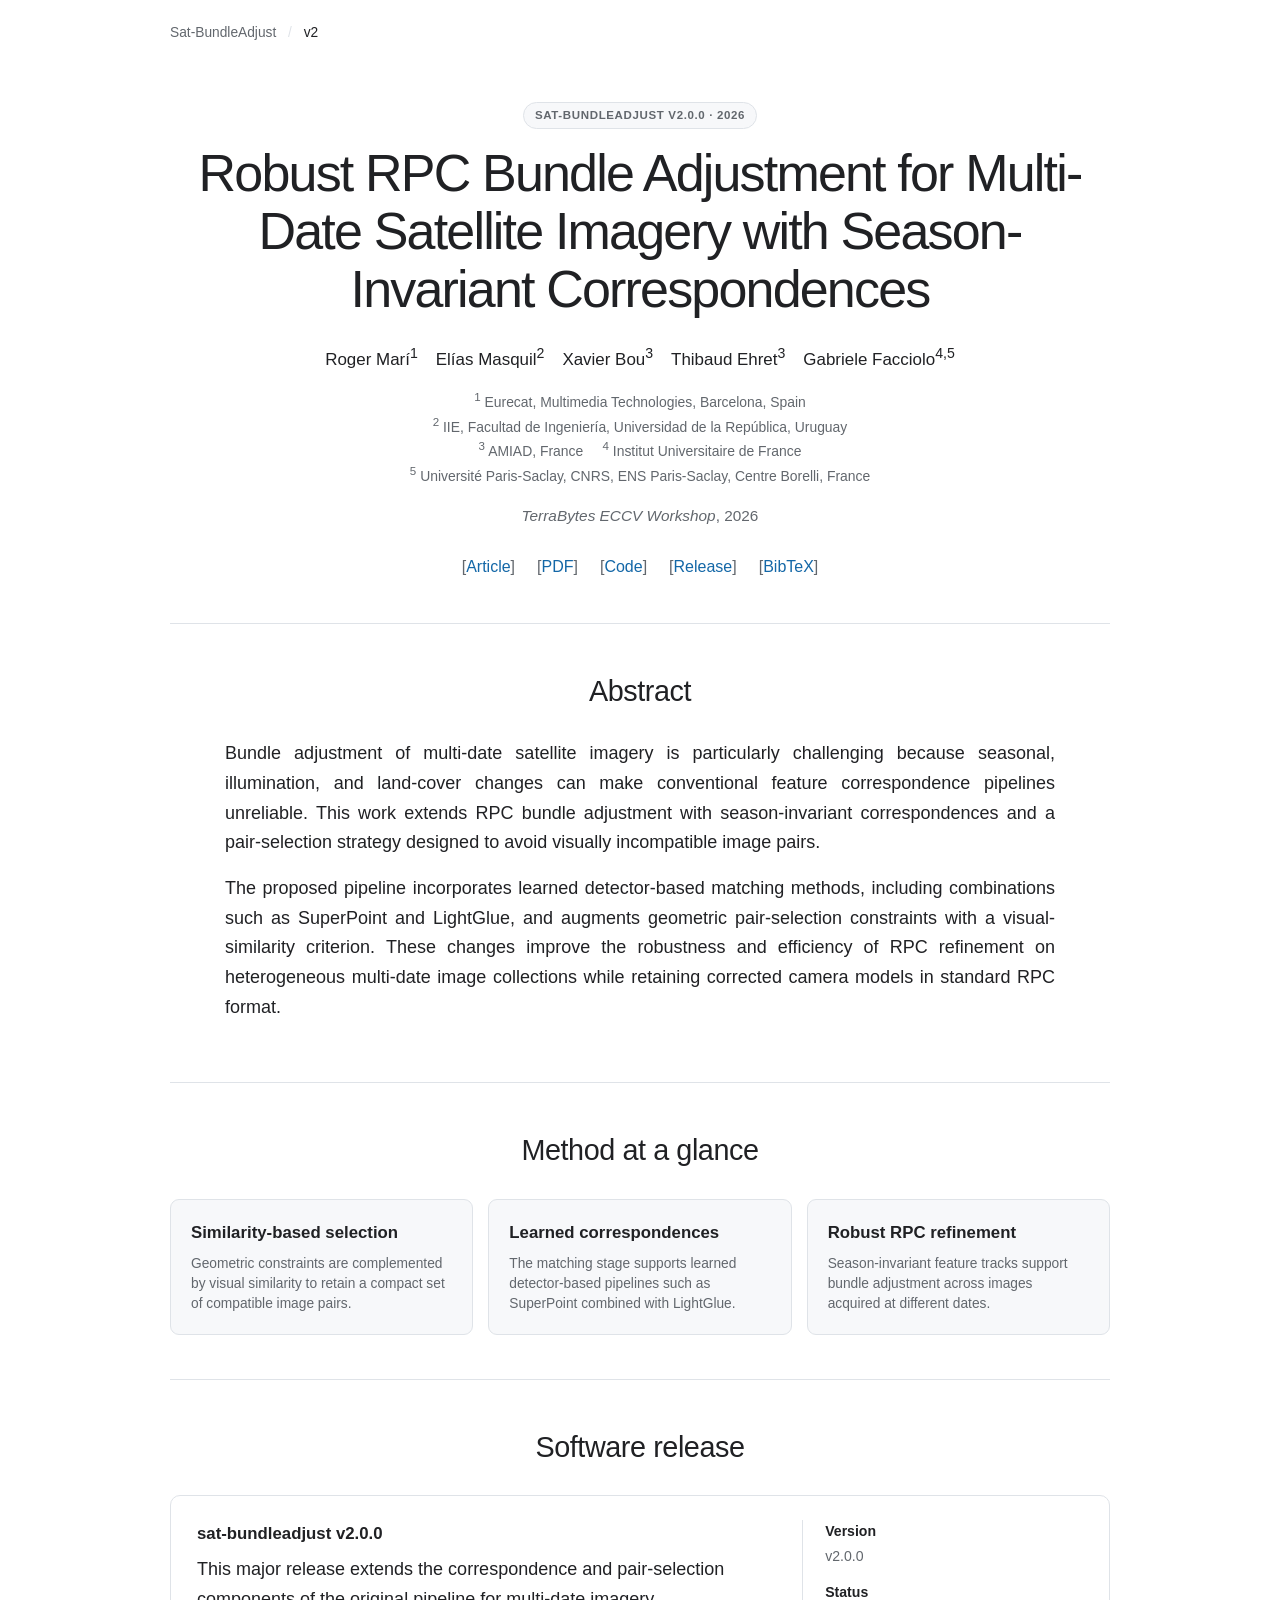
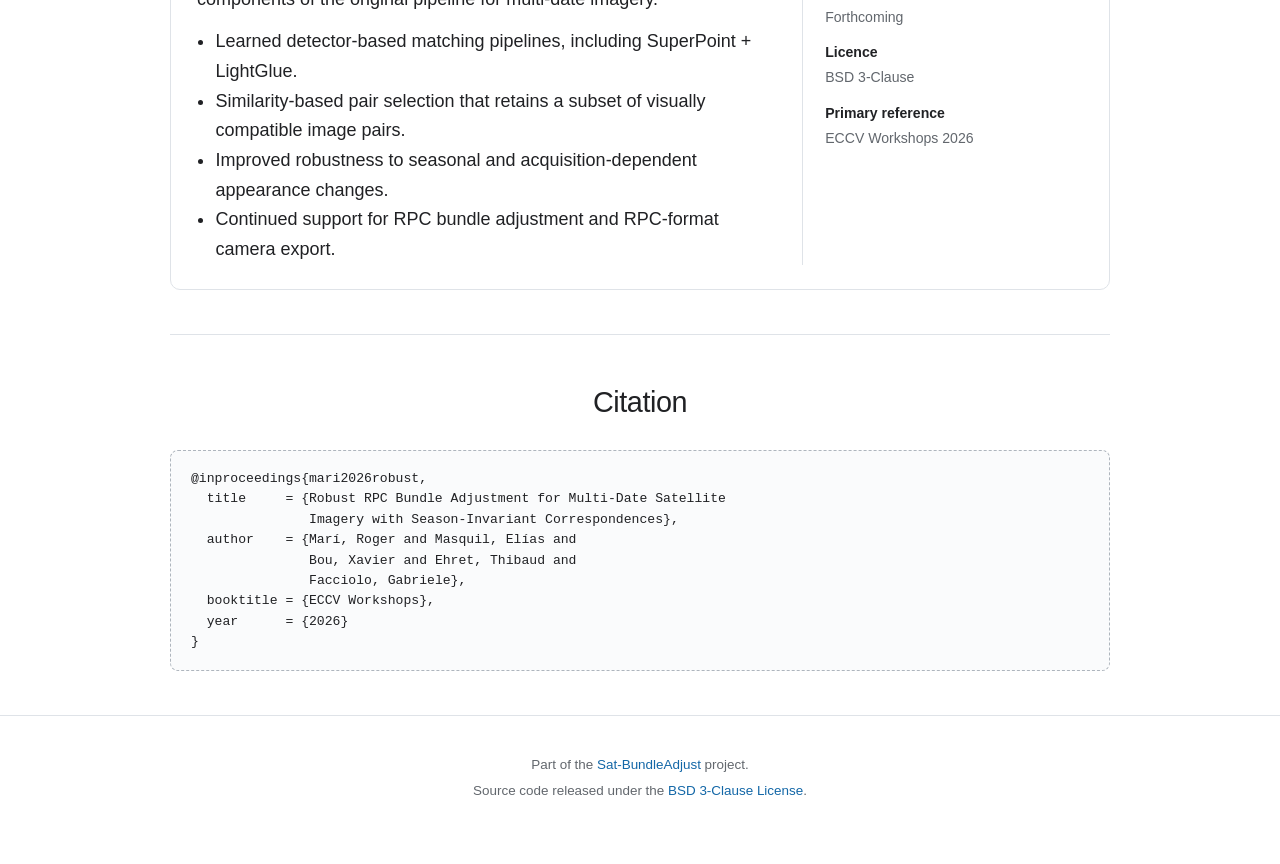
<file: docs/v2/index.html>
<!DOCTYPE html>
<html lang="en">
<head>
  <meta charset="utf-8">
  <meta name="viewport" content="width=device-width, initial-scale=1">

  <title>Sat-BundleAdjust v2 — Robust Multi-Date RPC Bundle Adjustment</title>
  <meta name="description" content="Publication and release page for sat-bundleadjust v2.0.0, extending RPC bundle adjustment with learned matching and similarity-based pair selection.">
  <meta name="theme-color" content="#ffffff">

  <link rel="canonical" href="https://centreborelli.github.io/sat-bundleadjust/v2/">
  <link rel="stylesheet" href="../assets/publication.css">

  <meta property="og:type" content="article">
  <meta property="og:title" content="Robust RPC Bundle Adjustment for Multi-Date Satellite Imagery with Season-Invariant Correspondences">
  <meta property="og:description" content="Publication and release page for sat-bundleadjust v2.0.0.">
  <meta property="og:url" content="https://centreborelli.github.io/sat-bundleadjust/v2/">
</head>

<body>
  <nav class="site-nav container" aria-label="Breadcrumb">
    <a href="../">Sat-BundleAdjust</a>
    <span class="separator">/</span>
    <span>v2</span>
  </nav>

  <header class="container">
    <span class="version">sat-bundleadjust v2.0.0 · 2026</span>

    <h1>
      Robust RPC Bundle Adjustment for Multi-Date Satellite Imagery with
      Season-Invariant Correspondences
    </h1>

    <div class="authors" aria-label="Authors">
      <span>Roger Marí<sup>1</sup></span>
      <span>Elías Masquil<sup>2</sup></span>
      <span>Xavier Bou<sup>3</sup></span>
      <span>Thibaud Ehret<sup>3</sup></span>
      <span>Gabriele Facciolo<sup>4,5</sup></span>
    </div>

    <p class="affiliations">
      <sup>1</sup> Eurecat, Multimedia Technologies, Barcelona, Spain<br>
      <sup>2</sup> IIE, Facultad de Ingeniería, Universidad de la República, Uruguay<br>
      <sup>3</sup> AMIAD, France &nbsp; &nbsp;
      <sup>4</sup> Institut Universitaire de France<br>
      <sup>5</sup> Université Paris-Saclay, CNRS, ENS Paris-Saclay, Centre Borelli, France<br>
    </p>

    <p class="venue">
      <em>TerraBytes ECCV Workshop</em>, 2026
    </p>

    <nav class="header-links" aria-label="Publication links">
      <a href="https://arxiv.org/abs/2607.26973">Article</a>
      <a href="https://arxiv.org/pdf/2607.26973">PDF</a>
      <a href="https://github.com/centreborelli/sat-bundleadjust">Code</a>
      <a href="https://github.com/centreborelli/sat-bundleadjust/releases/tag/v2.0.0">Release</a>
      <a href="#citation">BibTeX</a>
    </nav>
  </header>

  <main class="container">
    <section id="abstract">
      <h2>Abstract</h2>

      <div class="prose">
        <p>
          Bundle adjustment of multi-date satellite imagery is particularly
          challenging because seasonal, illumination, and land-cover changes
          can make conventional feature correspondence pipelines unreliable.
          This work extends RPC bundle adjustment with season-invariant
          correspondences and a pair-selection strategy designed to avoid
          visually incompatible image pairs.
        </p>
        <p>
          The proposed pipeline incorporates learned detector-based matching
          methods, including combinations such as SuperPoint and LightGlue, and
          augments geometric pair-selection constraints with a visual-similarity
          criterion. These changes improve the robustness and efficiency of RPC
          refinement on heterogeneous multi-date image collections while
          retaining corrected camera models in standard RPC format.
        </p>
      </div>

    </section>

    <section id="method">
      <h2>Method at a glance</h2>

      <div class="summary-grid">
        <article class="summary-card">
          <h3>Similarity-based selection</h3>
          <p>
            Geometric constraints are complemented by visual similarity to
            retain a compact set of compatible image pairs.
          </p>
        </article>

        <article class="summary-card">
          <h3>Learned correspondences</h3>
          <p>
            The matching stage supports learned detector-based pipelines such
            as SuperPoint combined with LightGlue.
          </p>
        </article>

        <article class="summary-card">
          <h3>Robust RPC refinement</h3>
          <p>
            Season-invariant feature tracks support bundle adjustment across
            images acquired at different dates.
          </p>
        </article>
      </div>
    </section>

    <section id="release">
      <h2>Software release</h2>

      <div class="release-box">
        <div>
          <h3>sat-bundleadjust v2.0.0</h3>
          <p>
            This major release extends the correspondence and pair-selection
            components of the original pipeline for multi-date imagery.
          </p>

          <ul>
            <li>
              Learned detector-based matching pipelines, including
              SuperPoint + LightGlue.
            </li>
            <li>
              Similarity-based pair selection that retains a subset of visually
              compatible image pairs.
            </li>
            <li>
              Improved robustness to seasonal and acquisition-dependent
              appearance changes.
            </li>
            <li>
              Continued support for RPC bundle adjustment and RPC-format camera
              export.
            </li>
          </ul>
        </div>

        <aside class="release-meta" aria-label="Release metadata">
          <dl>
            <div>
              <dt>Version</dt>
              <dd>v2.0.0</dd>
            </div>
            <div>
              <dt>Status</dt>
              <dd>Forthcoming</dd>
            </div>
            <div>
              <dt>Licence</dt>
              <dd>BSD 3-Clause</dd>
            </div>
            <div>
              <dt>Primary reference</dt>
              <dd>ECCV Workshops 2026</dd>
            </div>
          </dl>
        </aside>
      </div>
    </section>

    <section id="citation">
      <h2>Citation</h2>

      <!-- TODO: Replace all bracketed fields when the publication is public. -->
      <pre class="placeholder"><code>@inproceedings{mari2026robust,
  title     = {Robust RPC Bundle Adjustment for Multi-Date Satellite
               Imagery with Season-Invariant Correspondences},
  author    = {Marí, Roger and Masquil, Elías and
               Bou, Xavier and Ehret, Thibaud and
               Facciolo, Gabriele},
  booktitle = {ECCV Workshops},
  year      = {2026}
}</code></pre>
    </section>
  </main>

  <footer>
    <div class="container">
      <p>
        Part of the <a href="../">Sat-BundleAdjust</a> project.
      </p>
      <p>
        Source code released under the
        <a href="https://github.com/centreborelli/sat-bundleadjust/blob/master/LICENSE">BSD 3-Clause License</a>.
      </p>
    </div>
  </footer>
</body>
</html>
</file>
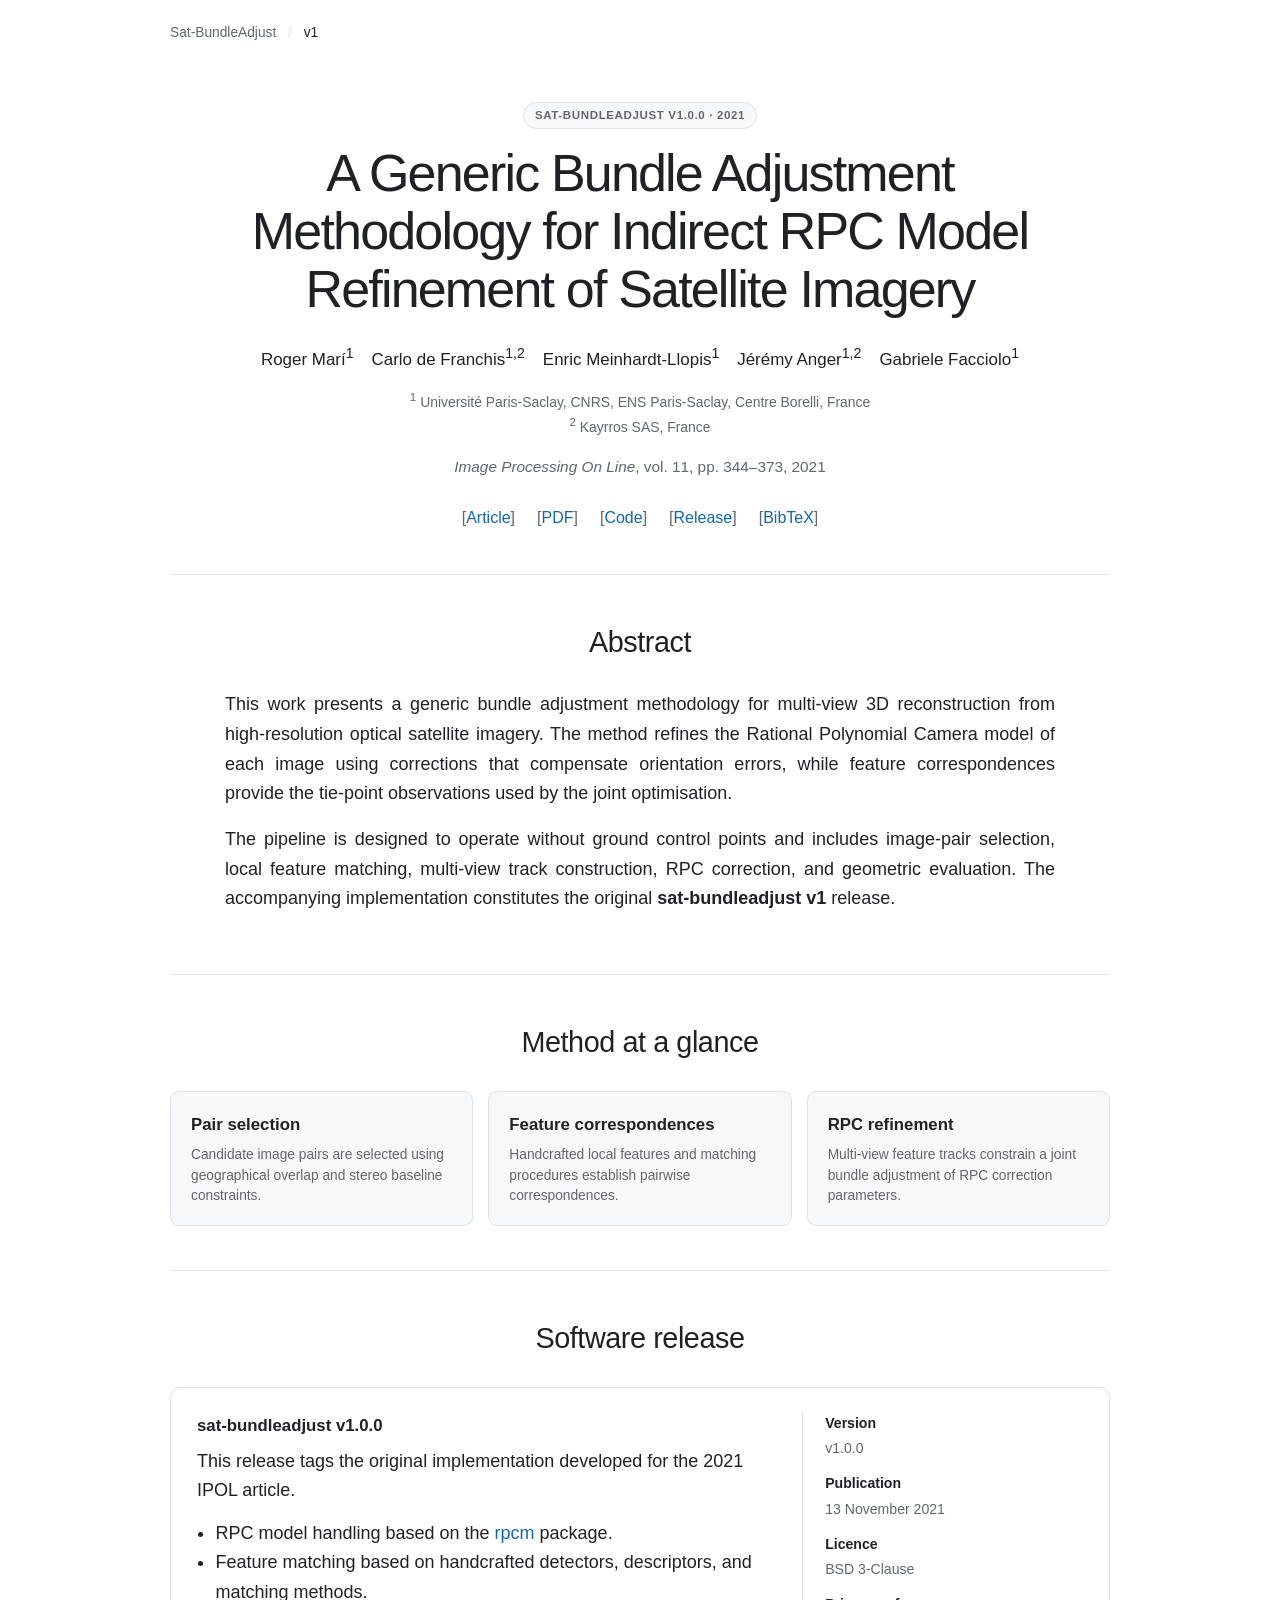
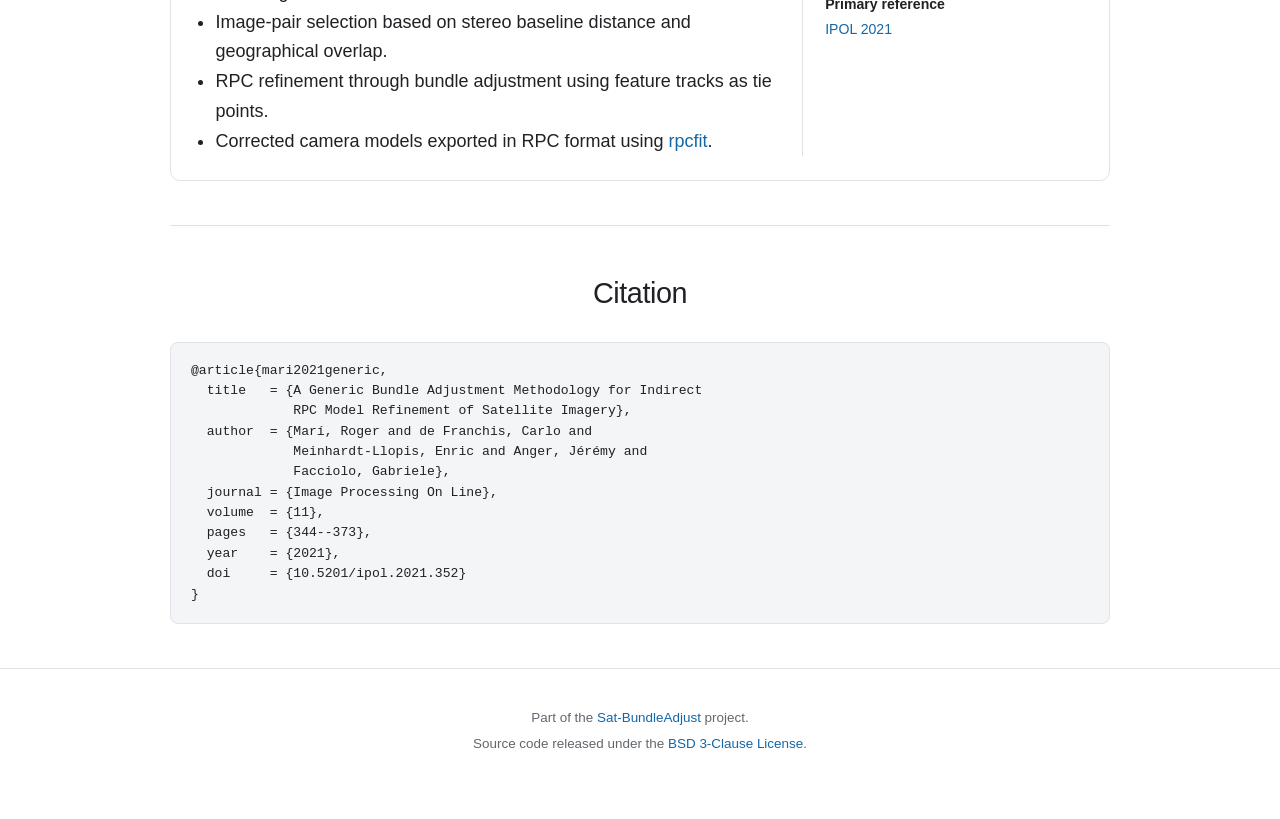
<file: web/v1/index.html>
<!DOCTYPE html>
<html lang="en">
<head>
  <meta charset="utf-8">
  <meta name="viewport" content="width=device-width, initial-scale=1">

  <title>Sat-BundleAdjust v1 — Generic RPC Model Refinement</title>
  <meta name="description" content="Publication and release page for sat-bundleadjust v1.0.0 and the 2021 IPOL article on indirect RPC model refinement.">
  <meta name="theme-color" content="#ffffff">

  <link rel="canonical" href="https://centreborelli.github.io/sat-bundleadjust/v1/">
  <link rel="stylesheet" href="../assets/publication.css">

  <meta property="og:type" content="article">
  <meta property="og:title" content="A Generic Bundle Adjustment Methodology for Indirect RPC Model Refinement of Satellite Imagery">
  <meta property="og:description" content="Publication and release page for sat-bundleadjust v1.0.0.">
  <meta property="og:url" content="https://centreborelli.github.io/sat-bundleadjust/v1/">
</head>

<body>
  <nav class="site-nav container" aria-label="Breadcrumb">
    <a href="../">Sat-BundleAdjust</a>
    <span class="separator">/</span>
    <span>v1</span>
  </nav>

  <header class="container">
    <span class="version">sat-bundleadjust v1.0.0 · 2021</span>

    <h1>
      A Generic Bundle Adjustment Methodology for Indirect RPC Model Refinement
      of Satellite Imagery
    </h1>

    <div class="authors" aria-label="Authors">
      <span>Roger Marí<sup>1</sup></span>
      <span>Carlo de Franchis<sup>1,2</sup></span>
      <span>Enric Meinhardt-Llopis<sup>1</sup></span>
      <span>Jérémy Anger<sup>1,2</sup></span>
      <span>Gabriele Facciolo<sup>1</sup></span>
    </div>

    <p class="affiliations">
      <sup>1</sup> Université Paris-Saclay, CNRS, ENS Paris-Saclay, Centre Borelli, France<br>
      <sup>2</sup> Kayrros SAS, France
    </p>

    <p class="venue">
      <em>Image Processing On Line</em>, vol. 11, pp. 344–373, 2021
    </p>

    <nav class="header-links" aria-label="Publication links">
      <a href="https://doi.org/10.5201/ipol.2021.352">Article</a>
      <a href="https://www.ipol.im/pub/art/2021/352/article_lr.pdf">PDF</a>
      <a href="https://github.com/centreborelli/sat-bundleadjust">Code</a>
      <a href="https://github.com/centreborelli/sat-bundleadjust/releases/tag/v1.0.0">Release</a>
      <a href="#citation">BibTeX</a>
    </nav>
  </header>

  <main class="container">
    <section id="abstract">
      <h2>Abstract</h2>

      <div class="prose">
        <p>
          This work presents a generic bundle adjustment methodology for
          multi-view 3D reconstruction from high-resolution optical satellite
          imagery. The method refines the Rational Polynomial Camera model of
          each image using corrections that compensate orientation errors,
          while feature correspondences provide the tie-point observations used
          by the joint optimisation.
        </p>
        <p>
          The pipeline is designed to operate without ground control points and
          includes image-pair selection, local feature matching, multi-view
          track construction, RPC correction, and geometric evaluation. The
          accompanying implementation constitutes the original
          <strong>sat-bundleadjust v1</strong> release.
        </p>
      </div>
    </section>

    <section id="method">
      <h2>Method at a glance</h2>

      <div class="summary-grid">
        <article class="summary-card">
          <h3>Pair selection</h3>
          <p>
            Candidate image pairs are selected using geographical overlap and
            stereo baseline constraints.
          </p>
        </article>

        <article class="summary-card">
          <h3>Feature correspondences</h3>
          <p>
            Handcrafted local features and matching procedures establish
            pairwise correspondences.
          </p>
        </article>

        <article class="summary-card">
          <h3>RPC refinement</h3>
          <p>
            Multi-view feature tracks constrain a joint bundle adjustment of
            RPC correction parameters.
          </p>
        </article>
      </div>
    </section>

    <section id="release">
      <h2>Software release</h2>

      <div class="release-box">
        <div>
          <h3>sat-bundleadjust v1.0.0</h3>
          <p>
            This release tags the original implementation developed for the
            2021 IPOL article.
          </p>

          <ul>
            <li>
              RPC model handling based on the
              <a href="https://github.com/centreborelli/rpcm">rpcm</a> package.
            </li>
            <li>
              Feature matching based on handcrafted detectors, descriptors, and
              matching methods.
            </li>
            <li>
              Image-pair selection based on stereo baseline distance and
              geographical overlap.
            </li>
            <li>
              RPC refinement through bundle adjustment using feature tracks as
              tie points.
            </li>
            <li>
              Corrected camera models exported in RPC format using
              <a href="https://github.com/centreborelli/rpcfit">rpcfit</a>.
            </li>
          </ul>
        </div>

        <aside class="release-meta" aria-label="Release metadata">
          <dl>
            <div>
              <dt>Version</dt>
              <dd>v1.0.0</dd>
            </div>
            <div>
              <dt>Publication</dt>
              <dd>13 November 2021</dd>
            </div>
            <div>
              <dt>Licence</dt>
              <dd>BSD 3-Clause</dd>
            </div>
            <div>
              <dt>Primary reference</dt>
              <dd><a href="https://doi.org/10.5201/ipol.2021.352">IPOL 2021</a></dd>
            </div>
          </dl>
        </aside>
      </div>
    </section>

    <section id="citation">
      <h2>Citation</h2>

      <pre><code>@article{mari2021generic,
  title   = {A Generic Bundle Adjustment Methodology for Indirect
             RPC Model Refinement of Satellite Imagery},
  author  = {Marí, Roger and de Franchis, Carlo and
             Meinhardt-Llopis, Enric and Anger, Jérémy and
             Facciolo, Gabriele},
  journal = {Image Processing On Line},
  volume  = {11},
  pages   = {344--373},
  year    = {2021},
  doi     = {10.5201/ipol.2021.352}
}</code></pre>
    </section>
  </main>

  <footer>
    <div class="container">
      <p>
        Part of the <a href="../">Sat-BundleAdjust</a> project.
      </p>
      <p>
        Source code released under the
        <a href="https://github.com/centreborelli/sat-bundleadjust/blob/master/LICENSE">BSD 3-Clause License</a>.
      </p>
    </div>
  </footer>
</body>
</html>
</file>
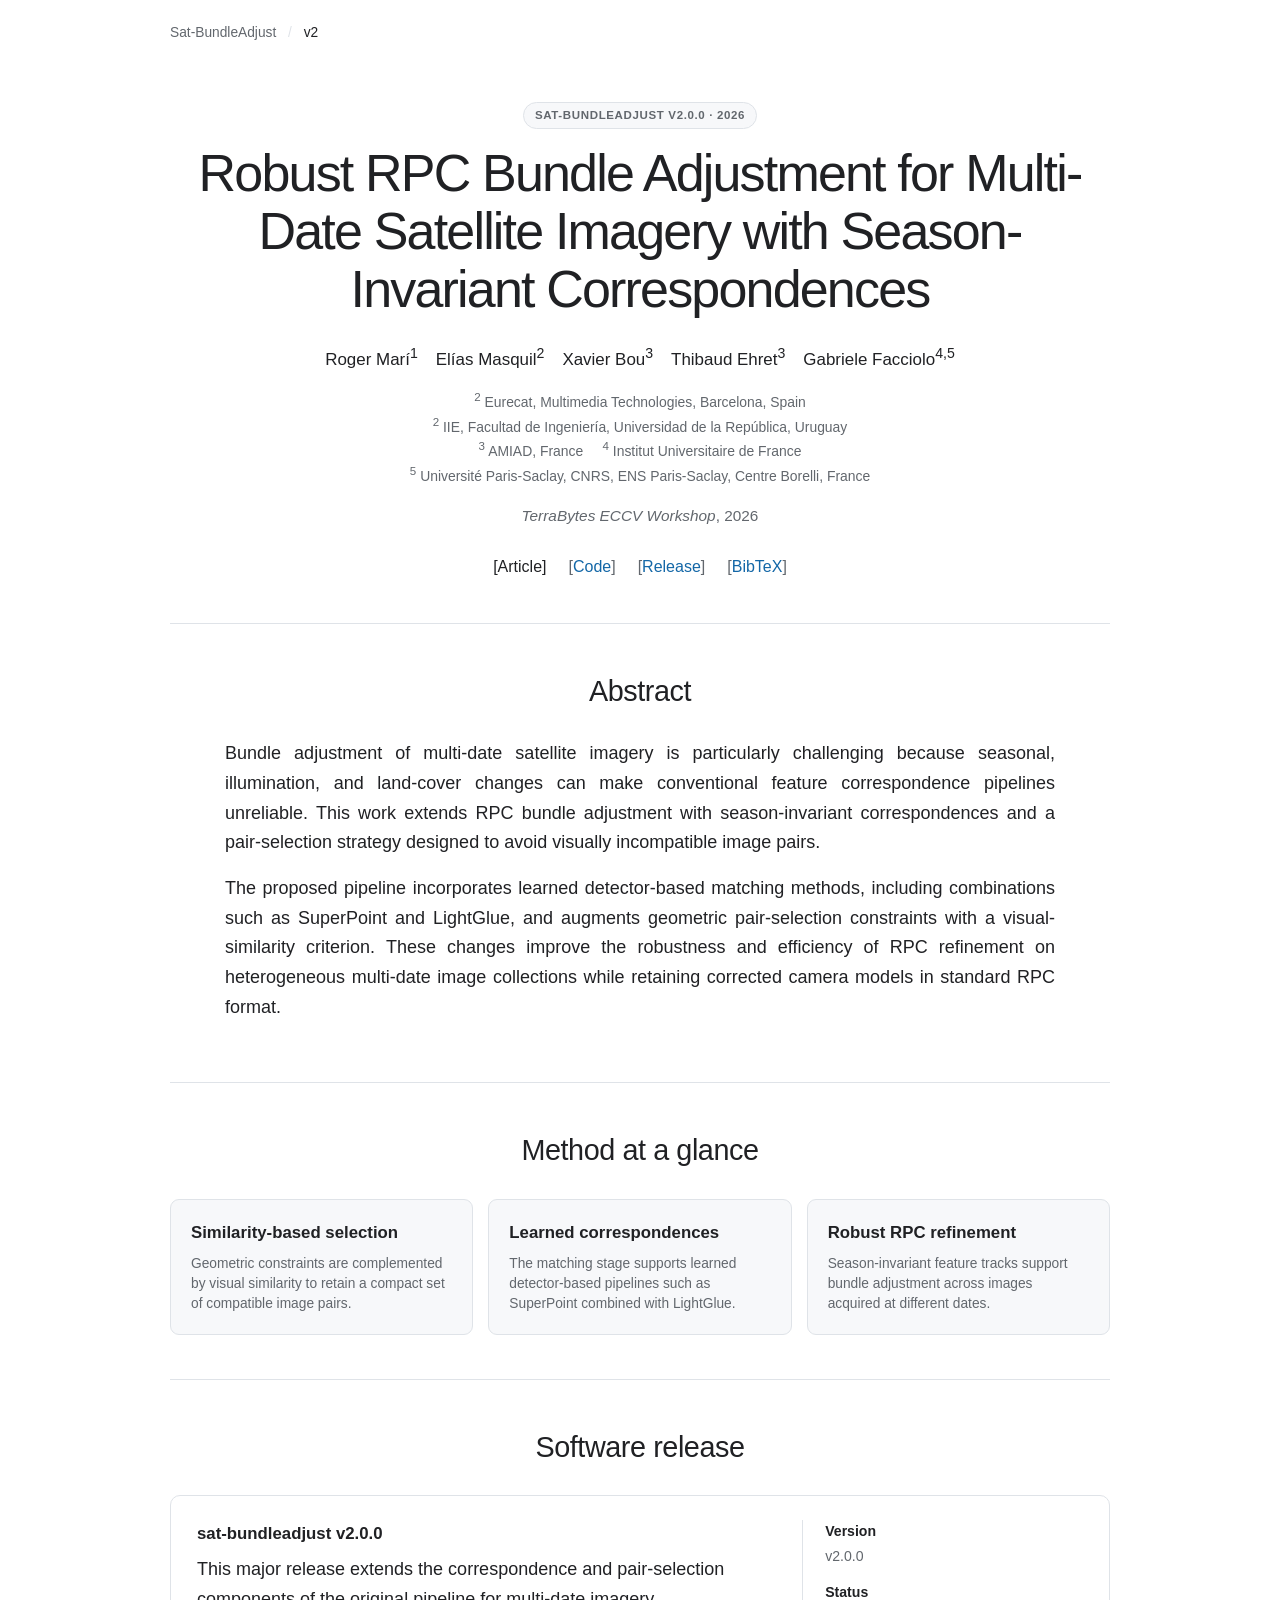
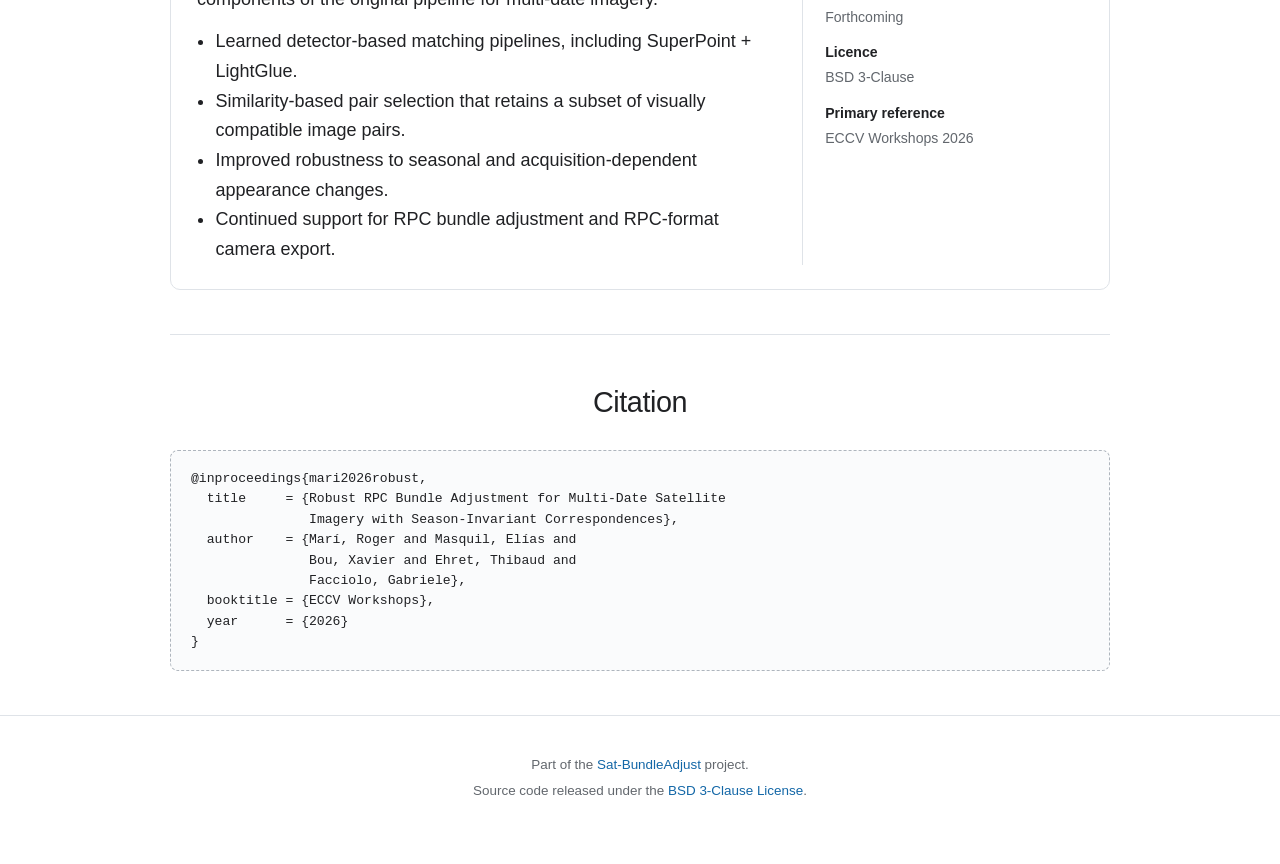
<file: web/v2/index.html>
<!DOCTYPE html>
<html lang="en">
<head>
  <meta charset="utf-8">
  <meta name="viewport" content="width=device-width, initial-scale=1">

  <title>Sat-BundleAdjust v2 — Robust Multi-Date RPC Bundle Adjustment</title>
  <meta name="description" content="Publication and release page for sat-bundleadjust v2.0.0, extending RPC bundle adjustment with learned matching and similarity-based pair selection.">
  <meta name="theme-color" content="#ffffff">

  <link rel="canonical" href="https://centreborelli.github.io/sat-bundleadjust/v2/">
  <link rel="stylesheet" href="../assets/publication.css">

  <meta property="og:type" content="article">
  <meta property="og:title" content="Robust RPC Bundle Adjustment for Multi-Date Satellite Imagery with Season-Invariant Correspondences">
  <meta property="og:description" content="Publication and release page for sat-bundleadjust v2.0.0.">
  <meta property="og:url" content="https://centreborelli.github.io/sat-bundleadjust/v2/">
</head>

<body>
  <nav class="site-nav container" aria-label="Breadcrumb">
    <a href="../">Sat-BundleAdjust</a>
    <span class="separator">/</span>
    <span>v2</span>
  </nav>

  <header class="container">
    <span class="version">sat-bundleadjust v2.0.0 · 2026</span>

    <h1>
      Robust RPC Bundle Adjustment for Multi-Date Satellite Imagery with
      Season-Invariant Correspondences
    </h1>

    <div class="authors" aria-label="Authors">
      <span>Roger Marí<sup>1</sup></span>
      <span>Elías Masquil<sup>2</sup></span>
      <span>Xavier Bou<sup>3</sup></span>
      <span>Thibaud Ehret<sup>3</sup></span>
      <span>Gabriele Facciolo<sup>4,5</sup></span>
    </div>

    <p class="affiliations">
      <sup>2</sup> Eurecat, Multimedia Technologies, Barcelona, Spain<br>
      <sup>2</sup> IIE, Facultad de Ingeniería, Universidad de la República, Uruguay<br>
      <sup>3</sup> AMIAD, France &nbsp; &nbsp;
      <sup>4</sup> Institut Universitaire de France<br>
      <sup>5</sup> Université Paris-Saclay, CNRS, ENS Paris-Saclay, Centre Borelli, France<br>
    </p>

    <p class="venue">
      <em>TerraBytes ECCV Workshop</em>, 2026
    </p>

    <nav class="header-links" aria-label="Publication links">
      [Article]
      <a href="https://github.com/centreborelli/sat-bundleadjust">Code</a>
      <a href="https://github.com/centreborelli/sat-bundleadjust/releases/tag/v2.0.0">Release</a>
      <a href="#citation">BibTeX</a>
    </nav>
  </header>

  <main class="container">
    <section id="abstract">
      <h2>Abstract</h2>

      <div class="prose">
        <p>
          Bundle adjustment of multi-date satellite imagery is particularly
          challenging because seasonal, illumination, and land-cover changes
          can make conventional feature correspondence pipelines unreliable.
          This work extends RPC bundle adjustment with season-invariant
          correspondences and a pair-selection strategy designed to avoid
          visually incompatible image pairs.
        </p>
        <p>
          The proposed pipeline incorporates learned detector-based matching
          methods, including combinations such as SuperPoint and LightGlue, and
          augments geometric pair-selection constraints with a visual-similarity
          criterion. These changes improve the robustness and efficiency of RPC
          refinement on heterogeneous multi-date image collections while
          retaining corrected camera models in standard RPC format.
        </p>
      </div>

    </section>

    <section id="method">
      <h2>Method at a glance</h2>

      <div class="summary-grid">
        <article class="summary-card">
          <h3>Similarity-based selection</h3>
          <p>
            Geometric constraints are complemented by visual similarity to
            retain a compact set of compatible image pairs.
          </p>
        </article>

        <article class="summary-card">
          <h3>Learned correspondences</h3>
          <p>
            The matching stage supports learned detector-based pipelines such
            as SuperPoint combined with LightGlue.
          </p>
        </article>

        <article class="summary-card">
          <h3>Robust RPC refinement</h3>
          <p>
            Season-invariant feature tracks support bundle adjustment across
            images acquired at different dates.
          </p>
        </article>
      </div>
    </section>

    <section id="release">
      <h2>Software release</h2>

      <div class="release-box">
        <div>
          <h3>sat-bundleadjust v2.0.0</h3>
          <p>
            This major release extends the correspondence and pair-selection
            components of the original pipeline for multi-date imagery.
          </p>

          <ul>
            <li>
              Learned detector-based matching pipelines, including
              SuperPoint + LightGlue.
            </li>
            <li>
              Similarity-based pair selection that retains a subset of visually
              compatible image pairs.
            </li>
            <li>
              Improved robustness to seasonal and acquisition-dependent
              appearance changes.
            </li>
            <li>
              Continued support for RPC bundle adjustment and RPC-format camera
              export.
            </li>
          </ul>
        </div>

        <aside class="release-meta" aria-label="Release metadata">
          <dl>
            <div>
              <dt>Version</dt>
              <dd>v2.0.0</dd>
            </div>
            <div>
              <dt>Status</dt>
              <dd>Forthcoming</dd>
            </div>
            <div>
              <dt>Licence</dt>
              <dd>BSD 3-Clause</dd>
            </div>
            <div>
              <dt>Primary reference</dt>
              <dd>ECCV Workshops 2026</dd>
            </div>
          </dl>
        </aside>
      </div>
    </section>

    <section id="citation">
      <h2>Citation</h2>

      <!-- TODO: Replace all bracketed fields when the publication is public. -->
      <pre class="placeholder"><code>@inproceedings{mari2026robust,
  title     = {Robust RPC Bundle Adjustment for Multi-Date Satellite
               Imagery with Season-Invariant Correspondences},
  author    = {Marí, Roger and Masquil, Elías and
               Bou, Xavier and Ehret, Thibaud and
               Facciolo, Gabriele},
  booktitle = {ECCV Workshops},
  year      = {2026}
}</code></pre>
    </section>
  </main>

  <footer>
    <div class="container">
      <p>
        Part of the <a href="../">Sat-BundleAdjust</a> project.
      </p>
      <p>
        Source code released under the
        <a href="https://github.com/centreborelli/sat-bundleadjust/blob/master/LICENSE">BSD 3-Clause License</a>.
      </p>
    </div>
  </footer>
</body>
</html>
</file>
<file: docs/assets/publication.css>
:root {
  --background: #ffffff;
  --surface: #f7f8fa;
  --text: #202124;
  --muted: #62676d;
  --accent: #1367a7;
  --accent-hover: #0d4f82;
  --border: #dfe3e8;
  --code-background: #f4f5f7;
  --max-width: 940px;
}

* {
  box-sizing: border-box;
}

html {
  scroll-behavior: smooth;
}

body {
  margin: 0;
  background: var(--background);
  color: var(--text);
  font-family:
    "Helvetica Neue",
    Helvetica,
    Arial,
    system-ui,
    -apple-system,
    sans-serif;
  font-size: 18px;
  font-weight: 300;
  line-height: 1.65;
}

a {
  color: var(--accent);
  text-decoration: none;
}

a:hover,
a:focus-visible {
  color: var(--accent-hover);
  text-decoration: underline;
}

a:focus-visible {
  outline: 2px solid var(--accent);
  outline-offset: 3px;
  border-radius: 2px;
}

.container {
  width: min(calc(100% - 40px), var(--max-width));
  margin: 0 auto;
}

.site-nav {
  padding: 22px 0 0;
  font-size: 0.86rem;
  font-weight: 500;
}

.site-nav a {
  color: var(--muted);
}

.site-nav a:hover,
.site-nav a:focus-visible {
  color: var(--accent);
}

.site-nav .separator {
  margin: 0 8px;
  color: var(--border);
}

header {
  padding: 54px 0 42px;
  text-align: center;
}

.version {
  display: inline-block;
  margin-bottom: 15px;
  padding: 3px 11px;
  border: 1px solid var(--border);
  border-radius: 999px;
  background: var(--surface);
  color: var(--muted);
  font-size: 0.72rem;
  font-weight: 650;
  letter-spacing: 0.055em;
  text-transform: uppercase;
}

h1 {
  max-width: 900px;
  margin: 0 auto;
  font-size: clamp(2rem, 6vw, 3.25rem);
  font-weight: 400;
  letter-spacing: -0.035em;
  line-height: 1.12;
}

.authors {
  display: flex;
  flex-wrap: wrap;
  justify-content: center;
  gap: 5px 18px;
  max-width: 850px;
  margin: 24px auto 0;
  font-size: 1.06rem;
  font-weight: 400;
}

.authors span {
  white-space: nowrap;
}

.affiliations {
  max-width: 790px;
  margin: 14px auto 0;
  color: var(--muted);
  font-size: 0.87rem;
  line-height: 1.5;
}

.venue {
  margin: 17px auto 0;
  color: var(--muted);
  font-size: 0.96rem;
  font-weight: 500;
}

.header-links {
  display: flex;
  flex-wrap: wrap;
  justify-content: center;
  gap: 8px 22px;
  margin-top: 26px;
  font-size: 1rem;
  font-weight: 500;
}

.header-links a::before {
  content: "[";
  color: var(--muted);
}

.header-links a::after {
  content: "]";
  color: var(--muted);
}

main section {
  padding: 44px 0;
  border-top: 1px solid var(--border);
}

h2 {
  margin: 0 0 24px;
  text-align: center;
  font-size: 1.8rem;
  font-weight: 400;
  letter-spacing: -0.015em;
}

h3 {
  margin: 0 0 7px;
  font-size: 1.05rem;
  font-weight: 600;
}

.prose {
  max-width: 830px;
  margin: 0 auto;
  text-align: justify;
}

.prose p {
  margin: 0 0 1rem;
}

.summary-grid {
  display: grid;
  grid-template-columns: repeat(3, minmax(0, 1fr));
  gap: 15px;
}

.summary-card {
  padding: 19px 20px;
  border: 1px solid var(--border);
  border-radius: 9px;
  background: var(--surface);
}

.summary-card p {
  margin: 0;
  color: var(--muted);
  font-size: 0.86rem;
  line-height: 1.48;
}

.release-box {
  display: grid;
  grid-template-columns: minmax(0, 1.35fr) minmax(230px, 0.65fr);
  gap: 22px;
  padding: 24px 26px;
  border: 1px solid var(--border);
  border-radius: 10px;
}

.release-box p {
  margin: 0 0 0.8rem;
}

.release-box ul {
  margin: 0.8rem 0 0;
  padding-left: 1.15rem;
}

.release-meta {
  padding-left: 22px;
  border-left: 1px solid var(--border);
  color: var(--muted);
  font-size: 0.88rem;
}

.release-meta dl {
  margin: 0;
}

.release-meta div + div {
  margin-top: 12px;
}

.release-meta dt {
  font-weight: 600;
  color: var(--text);
}

.release-meta dd {
  margin: 2px 0 0;
}

.note {
  margin-top: 20px;
  padding: 14px 17px;
  border-left: 3px solid var(--accent);
  background: var(--surface);
  color: var(--muted);
  font-size: 0.88rem;
}

pre {
  margin: 0;
  padding: 18px 20px;
  overflow-x: auto;
  border: 1px solid var(--border);
  border-radius: 8px;
  background: var(--code-background);
  font: 0.82rem/1.55
    ui-monospace,
    SFMono-Regular,
    Menlo,
    Monaco,
    Consolas,
    "Liberation Mono",
    monospace;
  white-space: pre-wrap;
  word-break: break-word;
}

.placeholder {
  border: 1px dashed #aeb5bd;
  background: #fafbfc;
}

.placeholder-label {
  display: inline-block;
  margin-left: 5px;
  color: #8a4b08;
  font-size: 0.72rem;
  font-weight: 650;
  letter-spacing: 0.045em;
  text-transform: uppercase;
}

footer {
  padding: 34px 0 48px;
  border-top: 1px solid var(--border);
  color: var(--muted);
  text-align: center;
  font-size: 0.84rem;
}

footer p {
  margin: 0.25rem 0;
}

@media (max-width: 760px) {
  .summary-grid {
    grid-template-columns: 1fr;
  }

  .release-box {
    grid-template-columns: 1fr;
  }

  .release-meta {
    padding: 20px 0 0;
    border-top: 1px solid var(--border);
    border-left: 0;
  }
}

@media (max-width: 620px) {
  body {
    font-size: 16px;
  }

  .site-nav {
    text-align: center;
  }

  header {
    padding-top: 42px;
  }

  main section {
    padding: 37px 0;
  }

  .prose {
    text-align: left;
  }

  .authors {
    gap: 4px 12px;
  }
}
</file>
<file: web/assets/publication.css>
:root {
  --background: #ffffff;
  --surface: #f7f8fa;
  --text: #202124;
  --muted: #62676d;
  --accent: #1367a7;
  --accent-hover: #0d4f82;
  --border: #dfe3e8;
  --code-background: #f4f5f7;
  --max-width: 940px;
}

* {
  box-sizing: border-box;
}

html {
  scroll-behavior: smooth;
}

body {
  margin: 0;
  background: var(--background);
  color: var(--text);
  font-family:
    "Helvetica Neue",
    Helvetica,
    Arial,
    system-ui,
    -apple-system,
    sans-serif;
  font-size: 18px;
  font-weight: 300;
  line-height: 1.65;
}

a {
  color: var(--accent);
  text-decoration: none;
}

a:hover,
a:focus-visible {
  color: var(--accent-hover);
  text-decoration: underline;
}

a:focus-visible {
  outline: 2px solid var(--accent);
  outline-offset: 3px;
  border-radius: 2px;
}

.container {
  width: min(calc(100% - 40px), var(--max-width));
  margin: 0 auto;
}

.site-nav {
  padding: 22px 0 0;
  font-size: 0.86rem;
  font-weight: 500;
}

.site-nav a {
  color: var(--muted);
}

.site-nav a:hover,
.site-nav a:focus-visible {
  color: var(--accent);
}

.site-nav .separator {
  margin: 0 8px;
  color: var(--border);
}

header {
  padding: 54px 0 42px;
  text-align: center;
}

.version {
  display: inline-block;
  margin-bottom: 15px;
  padding: 3px 11px;
  border: 1px solid var(--border);
  border-radius: 999px;
  background: var(--surface);
  color: var(--muted);
  font-size: 0.72rem;
  font-weight: 650;
  letter-spacing: 0.055em;
  text-transform: uppercase;
}

h1 {
  max-width: 900px;
  margin: 0 auto;
  font-size: clamp(2rem, 6vw, 3.25rem);
  font-weight: 400;
  letter-spacing: -0.035em;
  line-height: 1.12;
}

.authors {
  display: flex;
  flex-wrap: wrap;
  justify-content: center;
  gap: 5px 18px;
  max-width: 850px;
  margin: 24px auto 0;
  font-size: 1.06rem;
  font-weight: 400;
}

.authors span {
  white-space: nowrap;
}

.affiliations {
  max-width: 790px;
  margin: 14px auto 0;
  color: var(--muted);
  font-size: 0.87rem;
  line-height: 1.5;
}

.venue {
  margin: 17px auto 0;
  color: var(--muted);
  font-size: 0.96rem;
  font-weight: 500;
}

.header-links {
  display: flex;
  flex-wrap: wrap;
  justify-content: center;
  gap: 8px 22px;
  margin-top: 26px;
  font-size: 1rem;
  font-weight: 500;
}

.header-links a::before {
  content: "[";
  color: var(--muted);
}

.header-links a::after {
  content: "]";
  color: var(--muted);
}

main section {
  padding: 44px 0;
  border-top: 1px solid var(--border);
}

h2 {
  margin: 0 0 24px;
  text-align: center;
  font-size: 1.8rem;
  font-weight: 400;
  letter-spacing: -0.015em;
}

h3 {
  margin: 0 0 7px;
  font-size: 1.05rem;
  font-weight: 600;
}

.prose {
  max-width: 830px;
  margin: 0 auto;
  text-align: justify;
}

.prose p {
  margin: 0 0 1rem;
}

.summary-grid {
  display: grid;
  grid-template-columns: repeat(3, minmax(0, 1fr));
  gap: 15px;
}

.summary-card {
  padding: 19px 20px;
  border: 1px solid var(--border);
  border-radius: 9px;
  background: var(--surface);
}

.summary-card p {
  margin: 0;
  color: var(--muted);
  font-size: 0.86rem;
  line-height: 1.48;
}

.release-box {
  display: grid;
  grid-template-columns: minmax(0, 1.35fr) minmax(230px, 0.65fr);
  gap: 22px;
  padding: 24px 26px;
  border: 1px solid var(--border);
  border-radius: 10px;
}

.release-box p {
  margin: 0 0 0.8rem;
}

.release-box ul {
  margin: 0.8rem 0 0;
  padding-left: 1.15rem;
}

.release-meta {
  padding-left: 22px;
  border-left: 1px solid var(--border);
  color: var(--muted);
  font-size: 0.88rem;
}

.release-meta dl {
  margin: 0;
}

.release-meta div + div {
  margin-top: 12px;
}

.release-meta dt {
  font-weight: 600;
  color: var(--text);
}

.release-meta dd {
  margin: 2px 0 0;
}

.note {
  margin-top: 20px;
  padding: 14px 17px;
  border-left: 3px solid var(--accent);
  background: var(--surface);
  color: var(--muted);
  font-size: 0.88rem;
}

pre {
  margin: 0;
  padding: 18px 20px;
  overflow-x: auto;
  border: 1px solid var(--border);
  border-radius: 8px;
  background: var(--code-background);
  font: 0.82rem/1.55
    ui-monospace,
    SFMono-Regular,
    Menlo,
    Monaco,
    Consolas,
    "Liberation Mono",
    monospace;
  white-space: pre-wrap;
  word-break: break-word;
}

.placeholder {
  border: 1px dashed #aeb5bd;
  background: #fafbfc;
}

.placeholder-label {
  display: inline-block;
  margin-left: 5px;
  color: #8a4b08;
  font-size: 0.72rem;
  font-weight: 650;
  letter-spacing: 0.045em;
  text-transform: uppercase;
}

footer {
  padding: 34px 0 48px;
  border-top: 1px solid var(--border);
  color: var(--muted);
  text-align: center;
  font-size: 0.84rem;
}

footer p {
  margin: 0.25rem 0;
}

@media (max-width: 760px) {
  .summary-grid {
    grid-template-columns: 1fr;
  }

  .release-box {
    grid-template-columns: 1fr;
  }

  .release-meta {
    padding: 20px 0 0;
    border-top: 1px solid var(--border);
    border-left: 0;
  }
}

@media (max-width: 620px) {
  body {
    font-size: 16px;
  }

  .site-nav {
    text-align: center;
  }

  header {
    padding-top: 42px;
  }

  main section {
    padding: 37px 0;
  }

  .prose {
    text-align: left;
  }

  .authors {
    gap: 4px 12px;
  }
}
</file>
